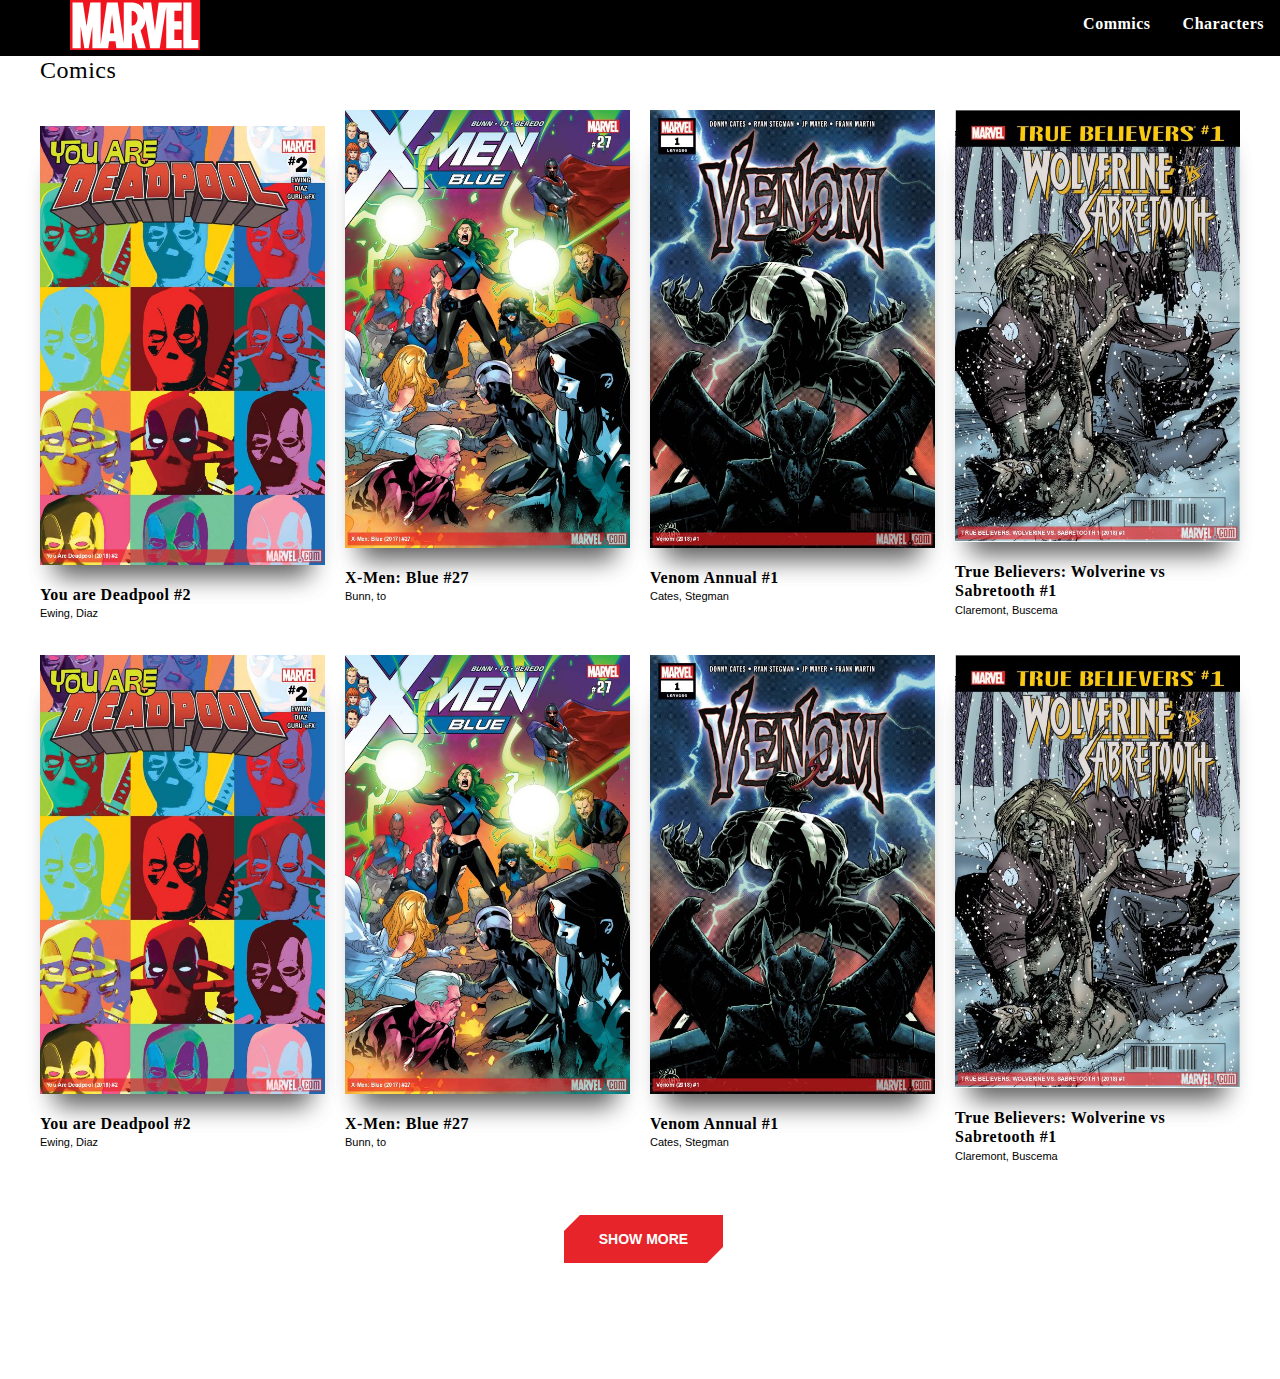
<file: index.html>
<!DOCTYPE html>
 <html><head><meta http-equiv="Content-Type" content="text/html; charset=UTF-8">
  <meta name="google-site-verification" content="f1YswNYUVb2d0dy07Y7soM6FzZ3rQ4xsfVV-11yCcQc">
  <meta name="MobileOptimized" content="320">
  <meta name="viewport" content="width=device-width, initial-scale=1, maximum-scale=1,user-scalable=no">
  <meta name="theme-color" content="#eb2328">
  <meta name="apple-mobile-web-app-capable" content="yes">
  <link rel="stylesheet" type="text/css" media="all" href="assest/89f814f9c1055587a2655f84c592e58d.css">
  <link rel="stylesheet" type="text/css" media="all" href="assest/39c4cd2a8dcedd27f1afd43581dc285d.css">
<script type="text/javascript" src="assest/1ff4f5abacd38fcd70b39843e3c4cc07.js"></script>
 <script type="text/javascript" src="assest/d055e856ac260e7df6f711787f05df3a.js"></script>
                <title>Developer Test</title>

<style>
ul {
  list-style-type: none;
  margin: 0;
  padding: 0;
  overflow: hidden;
  background-color: black;
}

li {
  float: left;
}

li a {
  display: block;
  color: white;
  text-align: center;
  padding: 14px 16px;
  text-decoration: none;
}

li a:hover {
  background-color: black;
}



.topnav-right {
  float: right;
}
</style>
</head>
<body>

<ul>

  <li>
  &nbsp;&nbsp;&nbsp;&nbsp;&nbsp;&nbsp;&nbsp;&nbsp;&nbsp;&nbsp;
  <img src="logo.svg" width="170" height="50" /></li>

  <div class="topnav-right">
<li><a href="#"><b>Commics </b></a></li>
<li><a href="#"><b>Characters</b> </a></li>
  </div>
</ul>
 
</head>

    <body id="comics-index" class="comics"><div id="overlayRelativer"><div class="_DPOP_mask"></div><div id="dPopWin_wrap" class="_DPOP_window_wrap bringDPopUpOut"><div id="dPopWin" class="_DPOP_window"></div></div></div>

<header>
 
  <section id="mobile-nav" class="mobile-nav" data-top-component="mobile-nav" data-page-position="nav"><div class="mobile-nav__container"><a class="mobile-nav__open" aria-label="open navigation" data-click-text="mobile menu" data-click-type="button" data-further-details="mobile menu:open"><span class="icon--svg icon--svg--white-fill mobile-nav__hamburger" aria-hidden="true"> 
</div>
</header>
<section class="module JMMultiRow moduColor_Light no-stripes" id="onsale">
 <div class="grid-container">
<h2>Comics</h2>
 <div>
  <div>
 <div></div>
</div>
 </div>
 
 <div class="JCMultiRow  JCMultiRow-comic_issue" id="" data-filter-content="browse">
<div class="row-item comic-item">
 </div>
     <div class="row-item comic-item">
                        
                            <div class="row-item-image">
                                <a href="deadpool.html" class="row-item-image-url"><!--
                                 --><!--
                                  --><div class="row-item-image-border"></div><!--
                                  --><img src="assest/70d66204dfc071a3c7b7129af4042e402c70e7e1.png"><!--
                             --></a>
                            </div>
                        
                            <div class="row-item-text">
                        
                        
                        
                        
                                <h5><a class="meta-title" href="deadpool.html">
                                            You are Deadpool #2 
                                </a></h5>
                                        <p class="meta-creators"><a href="deadpool.html">Ewing</a>, 
                                        <a href="deadpool.html">Diaz</a></p>
                            </div>
                        
                        </div>
                        <div class="row-item comic-item">
                        
                            <div class="row-item-image">
                                <a href="xmen.html" class="row-item-image-url"><!--
                                 --><!--
                                  --><div class="row-item-image-border"></div><!--
                                  --><img src="assest/9201d5cdcb9d6b64c20c4475e605da9d672ae61c.png"><!--
                             --></a>
                            </div>
                        
                            <div class="row-item-text">
                        
                        
                        
                        
                                <h5><a class="meta-title" href="xmen.html">
                                          X-Men: Blue #27 
                                </a></h5>
                                        <p class="meta-creators"><a href="xmen.html">Bunn</a>, 
                                        <a href="xmen.html">to</a></p>
                            </div>
                        
                        </div>
                        <div class="row-item comic-item">
                        
                            <div class="row-item-image">
                                <a href="venon.html" class="row-item-image-url"><!--
                                 --><!--
                                  --><div class="row-item-image-border"></div><!--
                                  --><img src="assest/28b1e7d0e90fb6d6ba7dadc40500940d01c9dca7.png"><!--
                             --></a>
                            </div>
                        
                            <div class="row-item-text">
                        
                        
                        
                        
                                <h5><a class="meta-title" href="venom.html">
                                            Venom Annual #1 
                                </a></h5>
                                        <p class="meta-creators"><a href="venon.html">Cates</a>,
                                         <a href="venon.html">Stegman</a></p>
                            </div>
                        
                        </div>
                        <div class="row-item comic-item">
                        
                            <div class="row-item-image">
                                <a href="wolverine.html" class="row-item-image-url"><!--
                                 --><!--
                                  --><div class="row-item-image-border"></div><!--
                                  --><img src="assest/19b67550bf51d71730c03a39c456ab28ea50cd82.png" alt="Ms. Marvel Team-Up #4 "><!--
                             --></a>
                            </div>
                        
                            <div class="row-item-text">
                        
                        
                        
                        
                                <h5><a class="meta-title" href="wolverine.html">
                                           True Believers: Wolverine vs Sabretooth #1
                                </a></h5>
                                        <p class="meta-creators"><a href="wolverine.html">Claremont</a>, <a href="wolverine.html">Buscema</a></p>
                            </div>
                        
                        </div>

                        <div class="row-item comic-item">
                        
                            <div class="row-item-image">
                                <a href="deadpool.html" class="row-item-image-url"><!--
                                 --><!--
                                  --><div class="row-item-image-border"></div><!--
                                  --><img src="assest/70d66204dfc071a3c7b7129af4042e402c70e7e1.png"><!--
                             --></a>
                            </div>
                        
                            <div class="row-item-text">
                        
                        
                        
                        
                                <h5><a class="meta-title" href="deadpool.html">
                                            You are Deadpool #2 
                                </a></h5>
                                        <p class="meta-creators"><a href="deadpool.html">Ewing</a>, 
                                        <a href="deadpool.html">Diaz</a></p>
                            </div>
                        
                        </div>
                        <div class="row-item comic-item">
                        
                            <div class="row-item-image">
                                <a href="xmen.html" class="row-item-image-url"><!--
                                 --><!--
                                  --><div class="row-item-image-border"></div><!--
                                  --><img src="assest/9201d5cdcb9d6b64c20c4475e605da9d672ae61c.png"><!--
                             --></a>
                            </div>
                        
                            <div class="row-item-text">
                        
                        
                        
                        
                                <h5><a class="meta-title" href="xmen.html">
                                          X-Men: Blue #27 
                                </a></h5>
                                        <p class="meta-creators"><a href="xmen.html">Bunn</a>, 
                                        <a href="xmen.html">to</a></p>
                            </div>
                        
                        </div>
                        <div class="row-item comic-item">
                        
                            <div class="row-item-image">
                                <a href="venon.html" class="row-item-image-url"><!--
                                 --><!--
                                  --><div class="row-item-image-border"></div><!--
                                  --><img src="assest/28b1e7d0e90fb6d6ba7dadc40500940d01c9dca7.png"><!--
                             --></a>
                            </div>
                        
                            <div class="row-item-text">
                        
                        
                        
                        
                                <h5><a class="meta-title" href="venom.html">
                                            Venom Annual #1 
                                </a></h5>
                                        <p class="meta-creators"><a href="venon.html">Cates</a>,
                                         <a href="venon.html">Stegman</a></p>
                            </div>
                        
                        </div>
                        <div class="row-item comic-item">
                        
                            <div class="row-item-image">
                                <a href="wolverine.html" class="row-item-image-url"><!--
                                 --><!--
                                  --><div class="row-item-image-border"></div><!--
                                  --><img src="assest/19b67550bf51d71730c03a39c456ab28ea50cd82.png" alt="Ms. Marvel Team-Up #4 "><!--
                             --></a>
                            </div>
                        
                            <div class="row-item-text">
                        
                        
                        
                        
                                <h5><a class="meta-title" href="wolverine.html">
                                           True Believers: Wolverine vs Sabretooth #1
                                </a></h5>
                                        <p class="meta-creators"><a href="wolverine.html">Claremont</a>, <a href="wolverine.html">Buscema</a></p>
                            </div>
                        
                        </div>


 
                      
                        </div>
                            </div>                           
                      <div class="JCFilter-showmore">
                          <div class="btn-Merger">
                            <a class="cta-btn cta-btn--solid cta-btn--red active" aria-current="true" data-browse-fetchmore="browse">
                              <div class="innerFill">Show More</div>
                            </a>
             
                        </div>
                                        
                        		</div>
                        </section>
                      
</body></html>
</file>
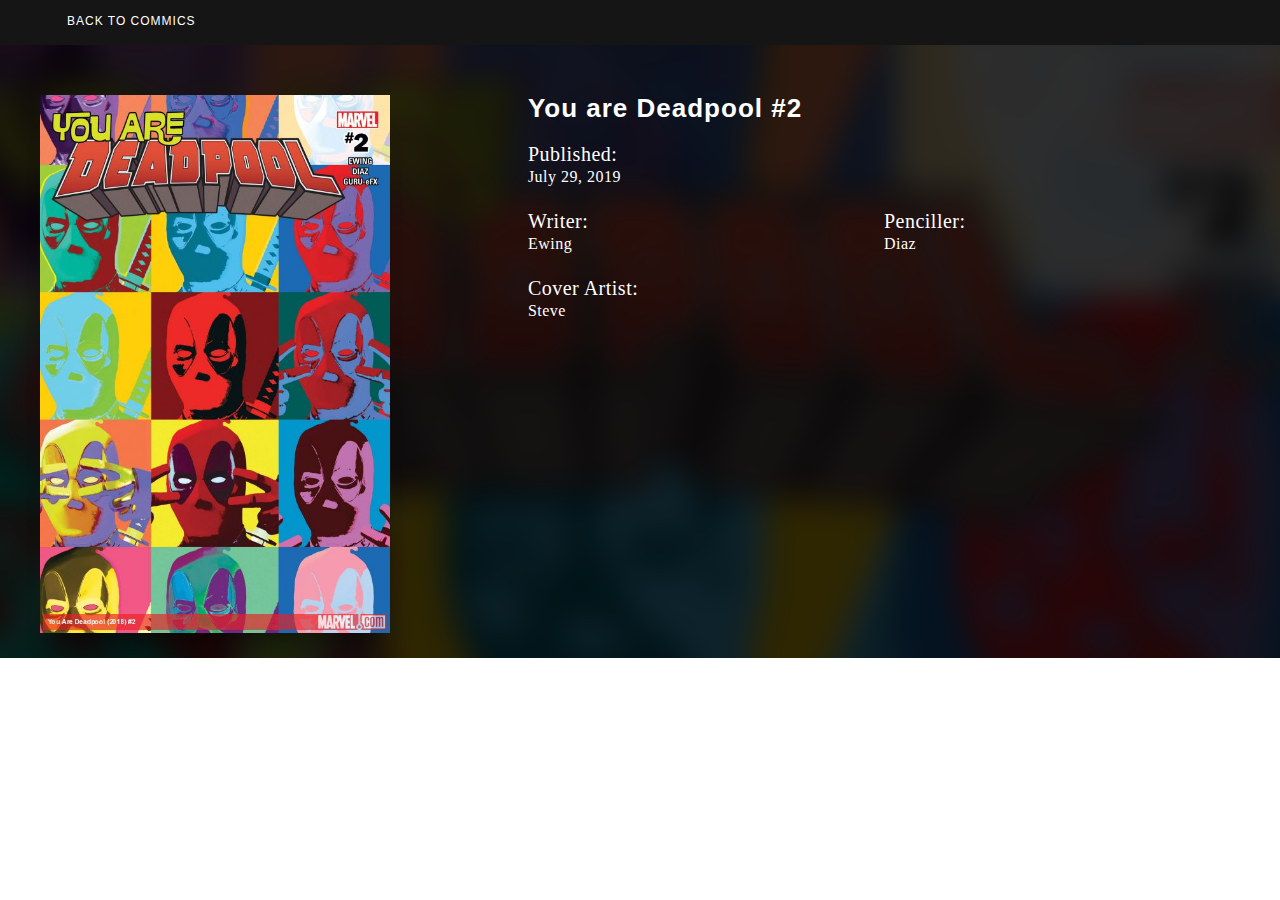
<file: deadpool.html>
<html>
<head>
<meta http-equiv="Content-Type" content="text/html; charset=UTF-8">
<meta name="MobileOptimized" content="320">
<meta name="viewport" content="width=device-width, initial-scale=1, maximum-scale=1,user-scalable=no">
<meta name="theme-color" content="#eb2328">
<meta name="apple-mobile-web-app-capable" content="yes">
<link rel="stylesheet" type="text/css" media="all" href="./assest/89f814f9c1055587a2655f84c592e58d.css">
<link rel="stylesheet" type="text/css" media="all" href="./assest/39c4cd2a8dcedd27f1afd43581dc285d.css">
<script type="text/javascript" src="./assest/1ff4f5abacd38fcd70b39843e3c4cc07.js"></script>
<script type="text/javascript" src="./assest/d055e856ac260e7df6f711787f05df3a.js"></script>
<title>Commics Details</title>
</head>
    <body id="comics-issuedetail" class="comics"><div id="overlayRelativer"><div class="_DPOP_mask"></div><div id="dPopWin_wrap" class="_DPOP_window_wrap bringDPopUpOut"><div id="dPopWin" class="_DPOP_window"></div></div></div>
<header>                         
</header>
 <section class="module module-detail module-issue-detail moduColor_Black JCFeatured">
                    	    <div class="detail-top-bar-wrap  detail-top-bar-relative" id="" style="">
                          <div class="detail-top-bar">
                            <div class="site-container">
                              
                                <a class="detail-top-bar-back detail-top-bar-lft" href="index.html"><i class="icon-backto"></i><span>Back to Commics</span></a>
                              <div class="detail-social detail-top-bar-rgt">
                                  <div class="iconSocial"><i class=""></i>
                                   
                              	</div>
                                  <div class="fb-like-container">
                                  	<div style="display: inline-block; height: auto;">
                                  	 </svg></span>
                              		    </a>
                                  	</div>
                                  </div>
                              </div>         
                                   <div class="detail-top-bar-nav">
                                    </div>    </div>
                          </div>
                        </div>        
                    	    <div class="popup-anchor" data-squeezed-wrap="variants" style="display: none;">
                        	<div id="squeezedPop_variants" class="detail-item-variants">
                        		<span data-squeezed-toggler="variants"><span class="icon-close"></span></span>
                    	<div class="detail-item-variant-list">
                             		<div class="variantsPopup">
                            			<div id="jsVariants"></div></div>
                            		</div>
                            	</div>
                            </div>
                            </div>          
                    	    <div class="detail-item-bg-wrap">
                          <div class="detail-item-bg">
                                <img src="assest/70d66204dfc071a3c7b7129af4042e402c70e7e1.png" width="633" height="537">
                        
                          </div>
                        </div>
                        
                        <div class="grid-container _forceRgtMar">
                           <div class="featured-item-info-wrap">
                            <div class="featured-item-info">
                                <div class="row-item comic-item">
                                  <div class="row-item-image">
                                    
                                    <div class="row-item-image-border"></div>
                                    
                        	<img class="frame-img" src="assest/70d66204dfc071a3c7b7129af4042e402c70e7e1.png" width="550" height="834">              
                              </div>
                                </div>
                        
                                <div class="featured-item-text">
                                  <h1 class="module-header large">  You are Deadpool #2 </h1>
                                  <div class="featured-item-meta">
                                    <div><strong>Published:</strong></div>
                                    <div>July 29, 2019</div>              
                                    <ul class="creatorList">
                                      <li>
                        <div><strong>Writer:</strong></div><div><a href="#">Ewing</a></div>
                        </li><li>
                        <div><strong>Penciller:</strong></div><div><a href="#">Diaz</a></div>
                        </li><li>
                        <div><strong>Cover Artist:</strong></div><div><a href="#">Steve </a></div>
                        </li>
                                    </ul>
                                  </div>
                        
                                    <div class="featured-item-desc">
                                  
                                    </div>       
                                </div>
                            </div> 
                          </div> 
                        </div>                                      	
                    <div class="purchasePathWidget"><div class="grid-container">
	<div class="purchase-paths">
				</div>
			</div>
		</div>
		<div class="purchase-left">
		</body></html>
</file>
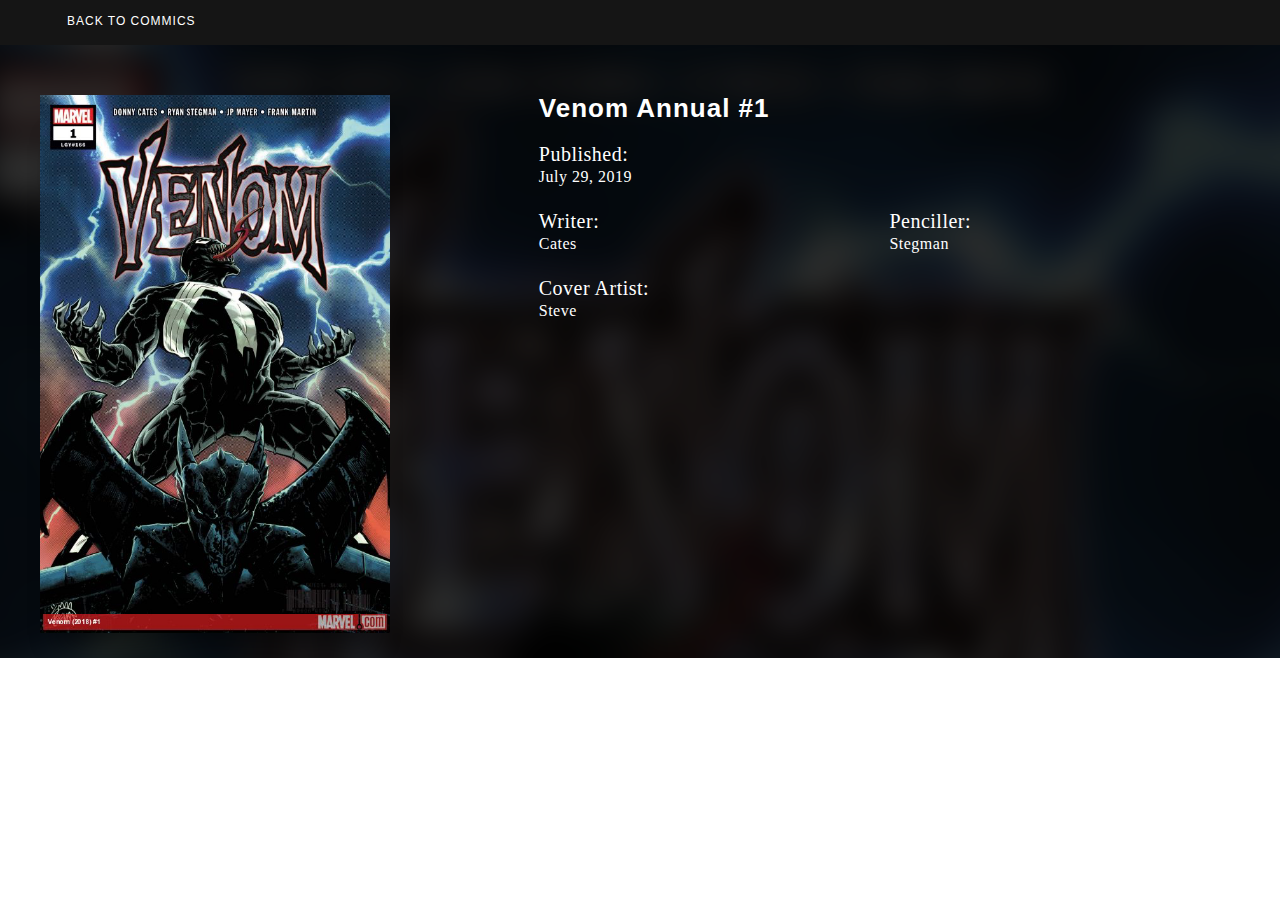
<file: venon.html>
<html>
<head>
<meta http-equiv="Content-Type" content="text/html; charset=UTF-8">
<meta name="MobileOptimized" content="320">
<meta name="viewport" content="width=device-width, initial-scale=1, maximum-scale=1,user-scalable=no">
<meta name="theme-color" content="#eb2328">
<meta name="apple-mobile-web-app-capable" content="yes">
<link rel="stylesheet" type="text/css" media="all" href="./assest/89f814f9c1055587a2655f84c592e58d.css">
<link rel="stylesheet" type="text/css" media="all" href="./assest/39c4cd2a8dcedd27f1afd43581dc285d.css">
<script type="text/javascript" src="./assest/1ff4f5abacd38fcd70b39843e3c4cc07.js"></script>
<script type="text/javascript" src="./assest/d055e856ac260e7df6f711787f05df3a.js"></script>
<title>Commics Details</title>
</head>
    <body id="comics-issuedetail" class="comics"><div id="overlayRelativer"><div class="_DPOP_mask"></div><div id="dPopWin_wrap" class="_DPOP_window_wrap bringDPopUpOut"><div id="dPopWin" class="_DPOP_window"></div></div></div>
<header>                         
</header>
 <section class="module module-detail module-issue-detail moduColor_Black JCFeatured">
                    	    <div class="detail-top-bar-wrap  detail-top-bar-relative" id="" style="">
                          <div class="detail-top-bar">
                            <div class="site-container">
                              
                                <a class="detail-top-bar-back detail-top-bar-lft" href="index.html"><i class="icon-backto"></i><span>Back to Commics</span></a>
                              <div class="detail-social detail-top-bar-rgt">
                                  <div class="iconSocial"><i class=""></i>
                                   
                              	</div>
                                  <div class="fb-like-container">
                                  	<div style="display: inline-block; height: auto;">
                                  	 </svg></span>
                              		    </a>
                                  	</div>
                                  </div>
                              </div>         
                                   <div class="detail-top-bar-nav">
                                    </div>    </div>
                          </div>
                        </div>        
                    	    <div class="popup-anchor" data-squeezed-wrap="variants" style="display: none;">
                        	<div id="squeezedPop_variants" class="detail-item-variants">
                        		<span data-squeezed-toggler="variants"><span class="icon-close"></span></span>
                    	<div class="detail-item-variant-list">
                             		<div class="variantsPopup">
                            			<div id="jsVariants"></div></div>
                            		</div>
                            	</div>
                            </div>
                            </div>          
                    	    <div class="detail-item-bg-wrap">
                          <div class="detail-item-bg">
                                <img src="assest/28b1e7d0e90fb6d6ba7dadc40500940d01c9dca7.png" width="633" height="537">
                        
                          </div>
                        </div>
                        
                        <div class="grid-container _forceRgtMar">
                           <div class="featured-item-info-wrap">
                            <div class="featured-item-info">
                                <div class="row-item comic-item">
                                  <div class="row-item-image">
                                    
                                    <div class="row-item-image-border"></div>
                                    
                        	<img class="frame-img" src="assest/28b1e7d0e90fb6d6ba7dadc40500940d01c9dca7.png" width="550" height="834">              
                              </div>
                                </div>
                        
                                <div class="featured-item-text">
                                  <h1 class="module-header large">  Venom Annual #1 </h1>
                                  <div class="featured-item-meta">
                                    <div><strong>Published:</strong></div>
                                    <div>July 29, 2019</div>              
                                    <ul class="creatorList">
                                      <li>
                        <div><strong>Writer:</strong></div><div><a href="#">Cates</a></div>
                        </li><li>
                        <div><strong>Penciller:</strong></div><div><a href="#">Stegman</a></div>
                        </li><li>
                        <div><strong>Cover Artist:</strong></div><div><a href="#">Steve </a></div>
                        </li>
                                    </ul>
                                  </div>
                        
                                    <div class="featured-item-desc">
                                  
                                    </div>       
                                </div>
                            </div> 
                          </div> 
                        </div>                                      	
                    <div class="purchasePathWidget"><div class="grid-container">
	<div class="purchase-paths">
				</div>
			</div>
		</div>
		<div class="purchase-left">
		</body></html>
</file>
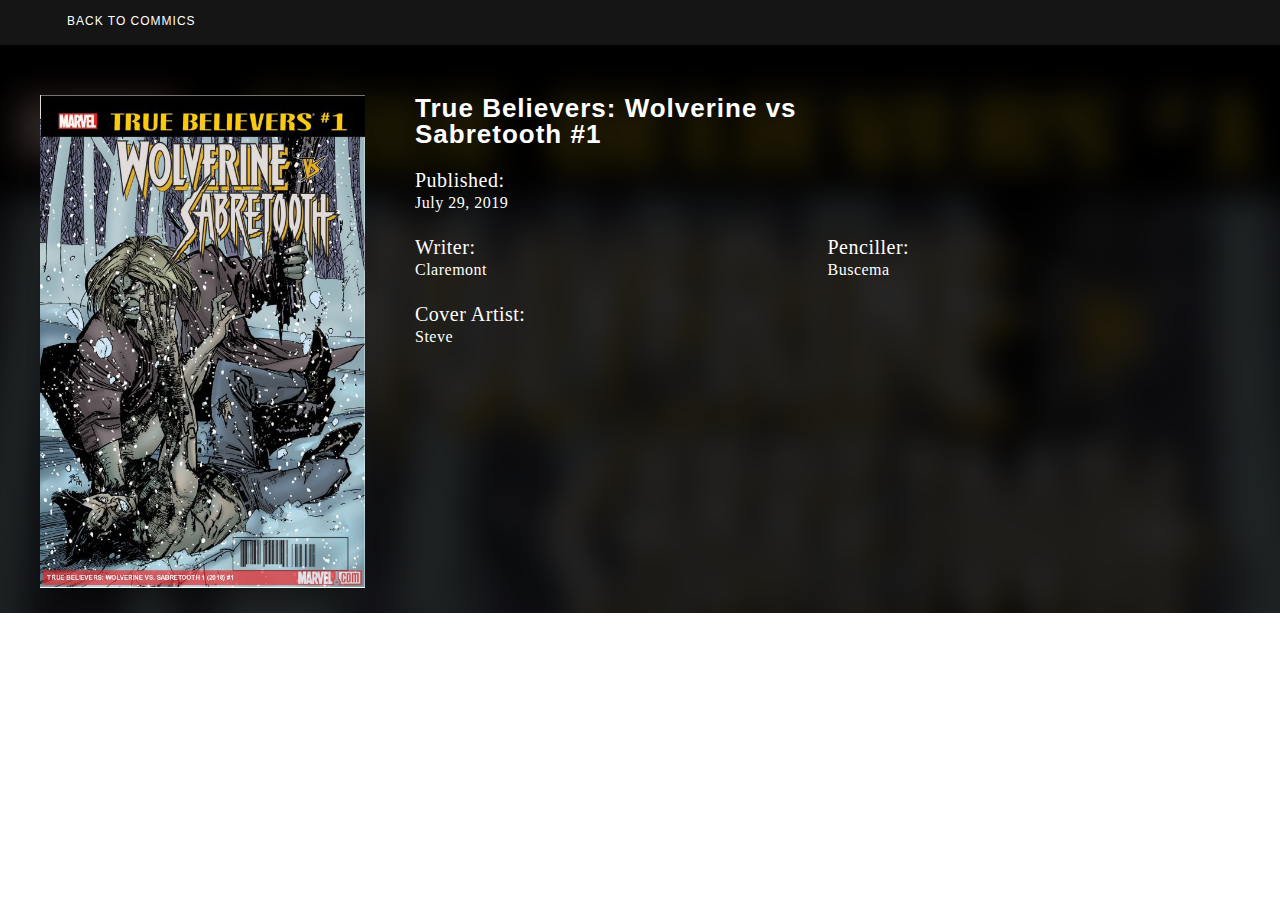
<file: wolverine.html>
<html>
<head>
<meta http-equiv="Content-Type" content="text/html; charset=UTF-8">
<meta name="MobileOptimized" content="320">
<meta name="viewport" content="width=device-width, initial-scale=1, maximum-scale=1,user-scalable=no">
<meta name="theme-color" content="#eb2328">
<meta name="apple-mobile-web-app-capable" content="yes">
<link rel="stylesheet" type="text/css" media="all" href="./assest/89f814f9c1055587a2655f84c592e58d.css">
<link rel="stylesheet" type="text/css" media="all" href="./assest/39c4cd2a8dcedd27f1afd43581dc285d.css">
<script type="text/javascript" src="./assest/1ff4f5abacd38fcd70b39843e3c4cc07.js"></script>
<script type="text/javascript" src="./assest/d055e856ac260e7df6f711787f05df3a.js"></script>
<title>Commics Details</title>
</head>
    <body id="comics-issuedetail" class="comics"><div id="overlayRelativer"><div class="_DPOP_mask"></div><div id="dPopWin_wrap" class="_DPOP_window_wrap bringDPopUpOut"><div id="dPopWin" class="_DPOP_window"></div></div></div>
<header>                         
</header>
 <section class="module module-detail module-issue-detail moduColor_Black JCFeatured">
                    	    <div class="detail-top-bar-wrap  detail-top-bar-relative" id="" style="">
                          <div class="detail-top-bar">
                            <div class="site-container">
                              
                                <a class="detail-top-bar-back detail-top-bar-lft" href="index.html"><i class="icon-backto"></i><span>Back to Commics</span></a>
                              <div class="detail-social detail-top-bar-rgt">
                                  <div class="iconSocial"><i class=""></i>
                                   
                              	</div>
                                  <div class="fb-like-container">
                                  	<div style="display: inline-block; height: auto;">
                                  	 </svg></span>
                              		    </a>
                                  	</div>
                                  </div>
                              </div>         
                                   <div class="detail-top-bar-nav">
                                    </div>    </div>
                          </div>
                        </div>        
                    	    <div class="popup-anchor" data-squeezed-wrap="variants" style="display: none;">
                        	<div id="squeezedPop_variants" class="detail-item-variants">
                        		<span data-squeezed-toggler="variants"><span class="icon-close"></span></span>
                    	<div class="detail-item-variant-list">
                             		<div class="variantsPopup">
                            			<div id="jsVariants"></div></div>
                            		</div>
                            	</div>
                            </div>
                            </div>          
                    	    <div class="detail-item-bg-wrap">
                          <div class="detail-item-bg">
                                <img src="assest/19b67550bf51d71730c03a39c456ab28ea50cd82.png" width="633" height="537">
                        
                          </div>
                        </div>
                        
                        <div class="grid-container _forceRgtMar">
                           <div class="featured-item-info-wrap">
                            <div class="featured-item-info">
                                <div class="row-item comic-item">
                                  <div class="row-item-image">
                                    
                                    <div class="row-item-image-border"></div>
                                    
                        	<img class="frame-img" src="assest/19b67550bf51d71730c03a39c456ab28ea50cd82.png" width="550" height="834">              
                              </div>
                                </div>
                        
                                <div class="featured-item-text">
                                  <h1 class="module-header large">    True Believers: Wolverine vs Sabretooth #1 </h1>
                                  <div class="featured-item-meta">
                                    <div><strong>Published:</strong></div>
                                    <div>July 29, 2019</div>              
                                    <ul class="creatorList">
                                      <li>
                        <div><strong>Writer:</strong></div><div><a href="#">Claremont</a></div>
                        </li><li>
                        <div><strong>Penciller:</strong></div><div><a href="#">Buscema</a></div>
                        </li><li>
                        <div><strong>Cover Artist:</strong></div><div><a href="#">Steve </a></div>
                        </li>
                                    </ul>
                                  </div>
                        
                                    <div class="featured-item-desc">
                                  
                                    </div>       
                                </div>
                            </div> 
                          </div> 
                        </div>                                      	
                    <div class="purchasePathWidget"><div class="grid-container">
	<div class="purchase-paths">
				</div>
			</div>
		</div>
		<div class="purchase-left">
		</body></html>
</file>
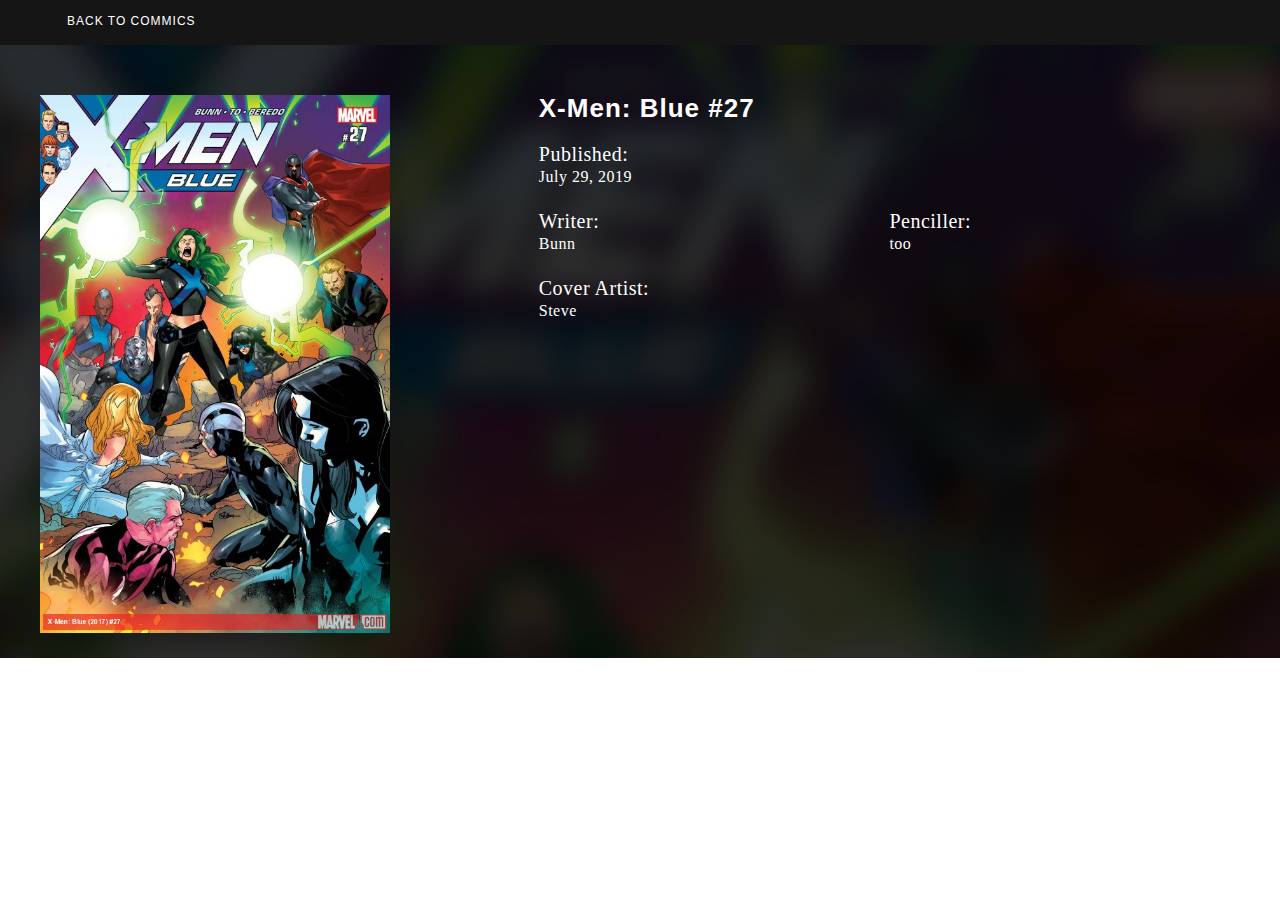
<file: xmen.html>
<html>
<head>
<meta http-equiv="Content-Type" content="text/html; charset=UTF-8">
<meta name="MobileOptimized" content="320">
<meta name="viewport" content="width=device-width, initial-scale=1, maximum-scale=1,user-scalable=no">
<meta name="theme-color" content="#eb2328">
<meta name="apple-mobile-web-app-capable" content="yes">
<link rel="stylesheet" type="text/css" media="all" href="./assest/89f814f9c1055587a2655f84c592e58d.css">
<link rel="stylesheet" type="text/css" media="all" href="./assest/39c4cd2a8dcedd27f1afd43581dc285d.css">
<script type="text/javascript" src="./assest/1ff4f5abacd38fcd70b39843e3c4cc07.js"></script>
<script type="text/javascript" src="./assest/d055e856ac260e7df6f711787f05df3a.js"></script>
<title>Commics Details</title>
</head>
    <body id="comics-issuedetail" class="comics"><div id="overlayRelativer"><div class="_DPOP_mask"></div><div id="dPopWin_wrap" class="_DPOP_window_wrap bringDPopUpOut"><div id="dPopWin" class="_DPOP_window"></div></div></div>
<header>                         
</header>
 <section class="module module-detail module-issue-detail moduColor_Black JCFeatured">
                    	    <div class="detail-top-bar-wrap  detail-top-bar-relative" id="" style="">
                          <div class="detail-top-bar">
                            <div class="site-container">
                              
                                <a class="detail-top-bar-back detail-top-bar-lft" href="index.html"><i class="icon-backto"></i><span>Back to Commics</span></a>
                              <div class="detail-social detail-top-bar-rgt">
                                  <div class="iconSocial"><i class=""></i>
                                   
                              	</div>
                                  <div class="fb-like-container">
                                  	<div style="display: inline-block; height: auto;">
                                  	 </svg></span>
                              		    </a>
                                  	</div>
                                  </div>
                              </div>         
                                   <div class="detail-top-bar-nav">
                                    </div>    </div>
                          </div>
                        </div>        
                    	    <div class="popup-anchor" data-squeezed-wrap="variants" style="display: none;">
                        	<div id="squeezedPop_variants" class="detail-item-variants">
                        		<span data-squeezed-toggler="variants"><span class="icon-close"></span></span>
                    	<div class="detail-item-variant-list">
                             		<div class="variantsPopup">
                            			<div id="jsVariants"></div></div>
                            		</div>
                            	</div>
                            </div>
                            </div>          
                    	    <div class="detail-item-bg-wrap">
                          <div class="detail-item-bg">
                                <img src="assest/9201d5cdcb9d6b64c20c4475e605da9d672ae61c.png" width="633" height="537">
                        
                          </div>
                        </div>
                        
                        <div class="grid-container _forceRgtMar">
                           <div class="featured-item-info-wrap">
                            <div class="featured-item-info">
                                <div class="row-item comic-item">
                                  <div class="row-item-image">
                                    
                                    <div class="row-item-image-border"></div>
                                    
                        	<img class="frame-img" src="assest/9201d5cdcb9d6b64c20c4475e605da9d672ae61c.png" width="550" height="834">              
                              </div>
                                </div>
                        
                                <div class="featured-item-text">
                                  <h1 class="module-header large">   X-Men: Blue #27 </h1>
                                  <div class="featured-item-meta">
                                    <div><strong>Published:</strong></div>
                                    <div>July 29, 2019</div>              
                                    <ul class="creatorList">
                                      <li>
                        <div><strong>Writer:</strong></div><div><a href="#">Bunn</a></div>
                        </li><li>
                        <div><strong>Penciller:</strong></div><div><a href="#">too</a></div>
                        </li><li>
                        <div><strong>Cover Artist:</strong></div><div><a href="#">Steve </a></div>
                        </li>
                                    </ul>
                                  </div>
                        
                                    <div class="featured-item-desc">
                                  
                                    </div>       
                                </div>
                            </div> 
                          </div> 
                        </div>                                      	
                    <div class="purchasePathWidget"><div class="grid-container">
	<div class="purchase-paths">
				</div>
			</div>
		</div>
		<div class="purchase-left">
		</body></html>
</file>
<file: assest/89f814f9c1055587a2655f84c592e58d.css>
@charset "UTF-8";@import url("//fast.fonts.net/t/1.css?apiType=css&projectid=3c1e2155-8be8-4ccd-826a-038be1d0e430");ul.block,.block2,ul.block li,.block2 li{display:block}ul.block:after,.block2:after,ul.block li:after,.block2 li:after{content:'';display:table;clear:both;*zoom:1}.filterActiveSet .filterActive{display:inline-block;padding:6px 8px;color:white;background:#313131;font-family:sans-serif;font-weight:bold;text-transform:uppercase;margin-right:4px;margin-bottom:7px;cursor:pointer;font-size:13px;word-wrap:break-word;white-space:nowrap;text-decoration:none}.filterActiveSet .filterActive:hover{background:#545454}/*! normalize.css v2.1.1 | MIT License | git.io/normalize */article,aside,details,figcaption,figure,footer,header,hgroup,main,nav,section,summary{display:block}audio,canvas,video{display:inline-block}audio:not([controls]){display:none;height:0}html{background:#fff;color:#000;font-family:sans-serif;-ms-text-size-adjust:100%;-webkit-text-size-adjust:100%}body{margin:0}a:focus{outline:thin dotted}a:active,a:hover{outline:0}h1,h2,h3,h4,h5,h6{margin:0}abbr[title]{border-bottom:1px dotted}b,strong{font-weight:bold}dfn{font-style:italic}hr{-moz-box-sizing:content-box;box-sizing:content-box;height:0}mark{background:#ff0;color:#000}code,kbd,pre,samp{font-family:monospace,serif;font-size:1em}pre{white-space:pre-wrap}q{quotes:"\201C" "\201D" "\2018" "\2019"}small{font-size:80%}sub,sup{font-size:75%;line-height:0;position:relative;vertical-align:baseline}sup{top:-0.5em}sub{bottom:-0.25em}img{border:0}svg:not(:root){overflow:hidden}figure{margin:0}fieldset{border:1px solid silver;margin:0 2px;padding:.35em .625em .75em}legend{border:0;padding:0}button,input,select,textarea{font-family:inherit;font-size:100%;margin:0}button,input{line-height:normal}button,select{text-transform:none}button,html input[type="button"],input[type="reset"],input[type="submit"]{-webkit-appearance:button;cursor:pointer}button[disabled],html input[disabled]{cursor:default}input[type="checkbox"],input[type="radio"]{box-sizing:border-box;padding:0}input[type="search"]{-webkit-appearance:textfield;-moz-box-sizing:content-box;-webkit-box-sizing:content-box;box-sizing:content-box}input[type="search"]::-webkit-search-cancel-button,input[type="search"]::-webkit-search-decoration{-webkit-appearance:none}button::-moz-focus-inner,input::-moz-focus-inner{border:0;padding:0}textarea{overflow:auto;vertical-align:top}input[type=password]{font-family:arial !important}table{border-collapse:collapse;border-spacing:0}ul,ul li,dd,dl,dt{margin:0;padding:0}dd,dl,dt{display:block}ul.block li{float:left}.lt-ie9 ._mediaOvLg-block{display:block !important}.lt-ie9 ._mediaOvSm-block{display:block !important}._mediaSm-block,._mediaMd-block,._mediaLg-block,._mediaToSm-block,._mediaToMd-block,._mediaToLg-block,._mediaOvSm-block,._mediaOvMd-block,._mediaOvLg-block,._mediaSm-inblock,._mediaMd-inblock,._mediaLg-inblock,._mediaToSm-inblock,._mediaToMd-inblock,._mediaToLg-inblock,._mediaOvSm-inblock,._mediaOvMd-inblock,._mediaOvLg-inblock{display:none !important}@media only screen and (min-width:0) and (max-width:569px){.responsive ._mediaSm-block,.responsive ._mediaToSm-block{display:block !important}.responsive ._mediaSm-inblock,.responsive ._mediaToSm-inblock{display:inline-block !important}}@media only screen and (min-width:570px) and (max-width:799px){.responsive ._mediaMd-block{display:block !important}.responsive ._mediaMd-inblock{display:inline-block !important}}@media only screen and (min-width:800px) and (max-width:939px){.responsive ._mediaLg-block{display:block !important}.responsive ._mediaLg-inblock{display:inline-block !important}}@media only screen and (min-width:0) and (max-width:799px){.responsive ._mediaToMd-block{display:block !important}.responsive ._mediaToMd-inblock{display:inline-block !important}}@media only screen and (min-width:0) and (max-width:939px){.responsive ._mediaToLg-block{display:block !important}.responsive ._mediaToLg-inblock{display:inline-block !important}}.notresponsive ._mediaOvSm-block{display:block !important}.notresponsive ._mediaOvSm-inblock{display:inline-block !important}@media only screen and (min-width:570px){html ._mediaOvSm-block{display:block !important}html ._mediaOvSm-inblock{display:inline-block !important}}.notresponsive ._mediaOvMd-block{display:block !important}.notresponsive ._mediaOvMd-inblock{display:inline-block !important}@media only screen and (min-width:800px){html ._mediaOvMd-block{display:block !important}html ._mediaOvMd-inblock{display:inline-block !important}}.notresponsive ._mediaOvLg-block{display:block !important}.notresponsive ._mediaOvLg-inblock{display:inline-block !important}@media only screen and (min-width:940px){html ._mediaOvLg-block{display:block !important}html ._mediaOvLg-inblock{display:inline-block !important}}::-webkit-input-placeholder{color:#555;line-height:1.2em}:-moz-placeholder{color:#555;line-height:1.2em}::-moz-placeholder{color:#555}:-ms-input-placeholder{color:#555;line-height:1.2em}.hidden{display:none}.heightAuto{height:auto !important}.float-left{float:left}.float-right{float:right}.center{margin-left:auto;margin-right:auto}.text-left{text-align:left}.text-right{text-align:right}.text-center{text-align:center}.clearfix:after{content:'';display:table;clear:both;*zoom:1}ul.horizontal:after{content:'';display:table;clear:both;*zoom:1}ul.horizontal li{float:left;list-style-type:none}.no-select-highlight *::selection{background:transparent}.no-select-highlight *::-moz-selection{background:transparent}.ellipsis:after{content:'...'}html.responsive{min-width:0}.site-container,.grid-container{margin:0 auto;position:relative}.site-container{max-width:940px}.grid-container{max-width:800px}.grid_940 .grid-container{max-width:940px}.outergrid-container{font-size:100%;max-width:1250px;margin:0 auto;position:relative}.ir{background-color:transparent;border:0;overflow:hidden}.ir:before{content:"";display:block;width:0;height:150%}.gradient{filter:none}@media only screen and (min-width:0) and (max-width:999px){.responsive.grid_940.device_NOT_HASTOUCH .site-container,.responsive.grid_940.device_NOT_HASTOUCH .grid-container{margin-right:30px}.responsive.grid_940 .site-container,.responsive.grid_940 .grid-container{margin-left:30px}.responsive.grid_940 .site-container .row.itemRowModu4,.responsive.grid_940 .site-container .row.itemRowModu3,.responsive.grid_940 .site-container .row.items43,.responsive.grid_940 .grid-container .row.itemRowModu4,.responsive.grid_940 .grid-container .row.itemRowModu3,.responsive.grid_940 .grid-container .row.items43{margin-right:0 !important}.responsive.grid_940 .site-container .grid-container{margin-left:0}.responsive.grid_940 .JCVideoDetail{margin-left:0 !important;margin-right:0 !important}}@media only screen and (min-width:0) and (max-width:859px){.responsive.grid_800.device_NOT_HASTOUCH .site-container,.responsive.grid_800.device_NOT_HASTOUCH .grid-container{margin-right:20px}.responsive.grid_800 .site-container,.responsive.grid_800 .grid-container{margin-left:20px}.responsive.grid_800 .site-container .row.itemRowModu4,.responsive.grid_800 .site-container .row.itemRowModu3,.responsive.grid_800 .site-container .row.items43,.responsive.grid_800 .grid-container .row.itemRowModu4,.responsive.grid_800 .grid-container .row.itemRowModu3,.responsive.grid_800 .grid-container .row.items43{margin-right:0 !important}.responsive.grid_800 .site-container .grid-container{margin-left:0}}@media only screen and (min-width:0) and (max-width:569px){.responsive ._forceRgtMar{margin-right:30px !important}}@media only screen and (min-width:570px) and (max-width:939px){.responsive ._forceRgtMar{margin-right:20px !important}}@media only screen and (min-width:0) and (max-width:569px){.responsive.grid_940.device_NOT_HASTOUCH .site-container,.responsive.grid_940.device_NOT_HASTOUCH .grid-container,.responsive.grid_940 ._forceRgtMar{margin-right:30px !important}.responsive.grid_940 .site-container,.responsive.grid_940 .grid-container{margin-left:30px}}.FlexGrid{margin:35px 0 0 0;width:100%}.FlexGrid .FlexGrid-cell{padding:0 30px 35px 0;float:none;display:table-cell;vertical-align:top}@media only screen and (min-width:0) and (max-width:569px){.responsive .FlexGrid .FlexGrid-cell{padding-right:18px}}.FlexGrid .FlexGrid-reflowNever{display:table-cell !important}.notresponsive .FlexGrid{display:table}.notresponsive .FlexGrid .FlexGrid-row{display:table-row}@media only screen and (min-width:940px){html .FlexGrid{display:table}html .FlexGrid .FlexGrid-row{display:table-row}}@media only screen and (min-width:0) and (max-width:569px){.responsive .FlexGrid .FlexGrid-cell{display:block}}@media only screen and (min-width:0) and (max-width:799px){.responsive .FlexGrid{margin-bottom:0}.responsive .FlexGrid .FlexGrid-reflow{display:block}}@media only screen and (min-width:0) and (max-width:939px){.responsive .FlexGrid .FlexGrid-reflowSoon{display:block}}.FlexGrid .ad.float-right,.FlexGrid .ad-container-smart.float-right{margin:20px -30px 10px 10px;margin-right:0 !important}.sub-header+.FlexGrid{margin-top:20px}@font-face{font-family:'Marvelicons';src:url("https://i.annihil.us/u/prod/marvel/s/font/Marvelicons10302013.eot?iefix") format("embedded-opentype")}@font-face{font-family:'Marvelicons';src:url([data-uri]) format("woff"),url([data-uri]) format("truetype");font-weight:normal;font-style:normal}[data-icon]:before{font-family:'Marvelicons';content:attr(data-icon);speak:none;font-weight:normal;font-variant:normal;text-transform:none;line-height:1;-webkit-font-smoothing:antialiased}.icon-appaccess,.icon-arrow-down,.icon-arrow-left,.icon-arrow-right,.icon-arrow-up,.icon-backto,.icon-bestvalue,.icon-calendar,.icon-checkmark,.icon-close,.icon-comments,.icon-dropdown-arrow,.icon-email-inverted,.icon-email,.icon-exclamation,.icon-facebook,.icon-fullscreen,.icon-google,.icon-google-plus,.icon-googleplus,.icon-mediatype-newsstory,.icon-mediatype-photo,.icon-mediatype-podcast,.icon-mediatype-video,.icon-mediatype-wallpaper,.icon-membercard,.icon-menu,.icon-newstower,.icon-pinterest,.icon-plus,.icon-pricetag,.icon-questionmark,.icon-save10,.icon-save15,.icon-save40,.icon-save42,.icon-search,.icon-share,.icon-shoppingcart,.icon-tumblr,.icon-twitter,.icon-twitter2,.icon-ultron,.icon-user,.icon-welcomekit,.icon-yahoo,.icon-youtube,.icon-account,.icon-rocket,.icon-comic,.icon-listicle-icon{font-family:'Marvelicons';speak:none;font-style:normal;font-weight:normal;font-variant:normal;text-transform:none;line-height:1;-webkit-font-smoothing:antialiased}.icon-rocket:before{content:"\52"}.icon-comic:before{content:"\5e"}.icon-account:before{content:"\4e"}.icon-appaccess:before{content:"\35"}.icon-arrow-down:before{content:"\4d"}.icon-arrow-left:before{content:"\26"}.icon-arrow-right:before{content:"\25"}.icon-arrow-up:before{content:"\4c"}.icon-backto:before{content:"\2d"}.icon-bestvalue:before{content:"\36"}.icon-calendar:before{content:"\37"}.icon-checkmark:before{content:"\38"}.icon-close:before{content:"\24"}.icon-comments:before{content:"\2c"}.icon-dropdown-arrow:before{content:"\49"}.icon-email:before{content:"\4b"}.icon-exclamation:before{content:"\2f"}.icon-facebook:before{content:"\34";color:#3c5a99;background-color:#FFF}.icon-fullscreen:before{content:"\4a"}.icon-google:before{content:"\2a";color:#cc3732;background-color:#FFF}.icon-google-plus:before{content:"\2a";color:#cc3732;background-color:#FFF}.icon-googleplus:before{content:"\2a";color:#cc3732;background-color:#FFF}.icon-mediatype-newsstory:before{content:"\41"}.icon-mediatype-photo:before{content:"\42"}.icon-mediatype-podcast:before{content:"\43"}.icon-mediatype-video:before{content:"\44"}.icon-mediatype-wallpaper:before{content:"\45"}.icon-membercard:before{content:"\39"}.icon-menu:before{content:"\21"}.icon-newstower:before{content:"\3a"}.icon-pinterest:before{content:"\32";color:#FFF;background-color:#cb2128}.icon-plus:before{content:"\46"}.icon-membercard-2:before{content:"\47"}.icon-pricetag:before{content:"\3b"}.icon-questionmark:before{content:"\30"}.icon-save10:before{content:"\3c"}.icon-save15:before{content:"\3d"}.icon-save40:before{content:"\3e"}.icon-save42:before{content:"\48"}.icon-search:before{content:"\23"}.icon-share:before{content:"\2b"}.icon-shoppingcart:before{content:"\31"}.icon-tumblr:before{content:"\27";color:#45546b;background-color:#FFF}.icon-twitter:before{content:"\28";color:#2ca9e1;background-color:#FFF}.icon-twitter2:before{content:"\2e";color:#FFF;background-color:#2ca9e1}.icon-ultron:before{content:"\3f"}.icon-user:before{content:"\4e"}.icon-welcomekit:before{content:"\40"}.icon-yahoo:before{content:"\29";color:#8b2b8e;background-color:#FFF}.icon-youtube:before{content:"\33";color:#FFF;background-color:#000}.icon-email-inverted:before{content:"\4f";color:#000;background-color:#FFF}.icon-listicle-icon:before{content:"\50"}@font-face{font-family:'MarvelLogo';src:url("https://i.annihil.us/u/prod/marvel/s/font/MarvelLogo.eot?iefix") format("embedded-opentype")}@font-face{font-family:'MarvelLogo';src:url([data-uri]) format("woff"),url([data-uri]) format("truetype");font-weight:normal;font-style:normal}[data-icon]:before{font-family:'MarvelLogo';content:attr(data-icon);speak:none;font-weight:normal;font-variant:normal;text-transform:none;line-height:1;-webkit-font-smoothing:antialiased}.icon-marvel-logo{font-family:'MarvelLogo';speak:none;font-style:normal;font-weight:normal;font-variant:normal;text-transform:none;line-height:1;-webkit-font-smoothing:antialiased;color:white;background-color:#eb2328}.icon-marvel-logo:before{content:"\e000"}@font-face{font-family:'newicons';src:url("//i.annihil.us/u/prod/marvel/mu/fonts/newicons.eot?-26b35e");src:url("//i.annihil.us/u/prod/marvel/mu/fonts/newicons.eot?#iefix-26b35e") format("embedded-opentype"),url("//i.annihil.us/u/prod/marvel/mu/fonts/newicons.ttf?-26b35e") format("truetype"),url("//i.annihil.us/u/prod/marvel/mu/fonts/newicons.woff?-26b35e") format("woff"),url("//i.annihil.us/u/prod/marvel/mu/fonts/newicons.svg?-26b35e#newicons") format("svg");font-weight:normal;font-style:normal}[class^="newicon-"],[class*=" newicon-"]{font-family:'newicons';speak:none;font-style:normal;font-weight:normal;font-variant:normal;text-transform:none;line-height:1;-webkit-font-smoothing:antialiased;-moz-osx-font-smoothing:grayscale}.newicon-pin:before{content:"\e600"}h1,h2,h3,h4,h5,h6{font-weight:normal;line-height:1.2em}strong,b{font-weight:normal}a{text-decoration:none;color:#000}a:hover{text-decoration:none;color:#eb2328}a.secondary{color:#eb2328}a.secondary:hover{text-decoration:underline}.primary{color:#000;line-height:1em}.primary.inverted{color:#fff}.primary:after{content:"\a0\00bb";color:#eb2328;font-size:19px;font-weight:bold;display:inline-block}a .primary:hover{text-decoration:underline}.lnkMDCU:before{content:url("[data-uri]");margin-right:5px;display:inline-block;vertical-align:bottom;margin-bottom:-4px}.noResultsTxt{font-size:20px;font-weight:600;color:#eb2328;text-transform:uppercase}.see-all{font-size:16px;text-transform:none;text-indent:0;color:inherit}.see-all:after{content:" »";font-size:18px;display:inline-block;color:#eb2328}.see-all:hover{text-decoration:underline}.sprite-icon.social{display:inline-block;background-image:url([data-uri]);width:50px;height:50px;background-size:417.5px 50px;-webkit-background-size:417.5px 50px;-moz-background-size:417.5px 50px;cursor:pointer}.sprite-icon.social.facebook{background-position:0 0}.sprite-icon.social.google-plus{background-position:-52.5px 0}.sprite-icon.social.twitter{background-position:-105px 0}.sprite-icon.social.tumblr{background-position:-157.5px 0}.sprite-icon.social.youtube{background-position:-210px 0}.sprite-icon.social.pinterest{background-position:-262.5px 0}.sprite-icon.social.email{background-position:-315px 0}.sprite-icon.social.yahoo{background-position:-367.5px 0}.sprite-icon.social.small{width:30px;height:30px;background-size:250.5px 30px;-webkit-background-size:250.5px 30px;-moz-background-size:250.5px 30px}.sprite-icon.social.small.google-plus{background-position:-31.5px 0}.sprite-icon.social.small.twitter{background-position:-63px 0}.sprite-icon.social.small.tumblr{background-position:-94.5px 0}.sprite-icon.social.small.youtube{background-position:-126px 0}.sprite-icon.social.small.pinterest{background-position:-157.5px 0}.sprite-icon.social.small.email{background-position:-189px 0}.sprite-icon.social.small.yahoo{background-position:-220.5px 0}.module.moduColor_LightGrey,.module-group.moduColor_LightGrey{background:#e5e5e5}.module.moduColor_Light,.module-group.moduColor_Light{background-color:#fff}.module.moduColor_Dark,.module-group.moduColor_Dark{background-color:#212121}.module.moduColor_Alt,.module-group.moduColor_Alt{background-color:#3e0000}.module.moduColor_Black,.module-group.moduColor_Black{background-color:#000}.module{margin:0;padding:0;color:#000;position:relative;overflow:visible}.module:after{content:'';display:table;clear:both;*zoom:1}.module.moduColor_Dark,.module.moduColor_Alt,.module.moduColor_Black{color:#fff}.device_NOT_HASTOUCH .module.moduColor_Dark .pwrSldr_btn,.device_NOT_HASTOUCH .module.moduColor_Alt .pwrSldr_btn,.device_NOT_HASTOUCH .module.moduColor_Black .pwrSldr_btn{background:0}.device_NOT_HASTOUCH .module.moduColor_Dark .pwrSldr_btn:hover,.device_NOT_HASTOUCH .module.moduColor_Alt .pwrSldr_btn:hover,.device_NOT_HASTOUCH .module.moduColor_Black .pwrSldr_btn:hover{background-color:white}.device_NOT_HASTOUCH .module.moduColor_Dark .pwrSldr_btn:hover span,.device_NOT_HASTOUCH .module.moduColor_Alt .pwrSldr_btn:hover span,.device_NOT_HASTOUCH .module.moduColor_Black .pwrSldr_btn:hover span{color:black}.device_NOT_HASTOUCH .module.moduColor_Dark .row-item-image .row-item-image-border,.device_NOT_HASTOUCH .module.moduColor_Alt .row-item-image .row-item-image-border,.device_NOT_HASTOUCH .module.moduColor_Black .row-item-image .row-item-image-border{border-color:#353535}.device_NOT_HASTOUCH .module.moduColor_Dark .row-item-image a:hover .row-item-image-border,.device_NOT_HASTOUCH .module.moduColor_Alt .row-item-image a:hover .row-item-image-border,.device_NOT_HASTOUCH .module.moduColor_Black .row-item-image a:hover .row-item-image-border{border:6px solid #fff}.device_HASTOUCH .module.moduColor_Dark .row-item img,.device_HASTOUCH .module.moduColor_Alt .row-item img,.device_HASTOUCH .module.moduColor_Black .row-item img{border:1px solid #353535}.device_NOT_HASTOUCH .module.moduColor_Alt .row-item .row-item-image .row-item-image-border{border-color:#711c1c}.device_HASTOUCH .module.moduColor_Alt img{border-color:#711c1c}.module-group .module:last-child:before{display:none}.module-group .module:first-child:before{display:block}.row{padding:0 0 20px}.row:after{content:'';display:table;clear:both;*zoom:1}.row .row-item{display:inline-block;-webkit-box-sizing:border-box;-moz-box-sizing:border-box;box-sizing:border-box;vertical-align:top;margin-bottom:32px}.row.itemRowModu4{margin-left:-13px;margin-right:-23px}.row.itemRowModu4 .row-item{width:100%;margin-right:13px;margin-left:13px}@media only screen and (min-width:0) and (max-width:569px){.responsive .row.itemRowModu4 .row-item{margin-right:5px}}.row.itemRowModu4.row-item-circles{margin-left:-13px;margin-right:-23px}.row.itemRowModu4.row-item-circles .row-item{width:100%;margin-right:13px;margin-left:13px}.row.itemRowModu4.row-item-circles .row-item{max-width:183px;padding-right:0}.row.itemRowModu4.row-item-squares{margin-left:-9px;margin-right:-19px}.row.itemRowModu4.row-item-squares .row-item{width:100%;margin-right:9px;margin-left:9px}.row.itemModu-portraitIncredible{margin-left:-8px;margin-right:-18px}.row.itemModu-portraitIncredible .row-item{width:100%;margin-right:8px;margin-left:8px}.row.itemRowModu3{margin-left:-8px;margin-right:-18px}.row.itemRowModu3 .row-item{width:100%;margin-right:8px;margin-left:8px}.row.itemRowModuSpotlight{margin-left:6px;margin-right:-4px}.row.itemRowModuSpotlight .row-item{width:100%;margin-right:-6px;margin-left:-6px}.row.itemRowModuSpotlight .row-item{width:49%;margin:30px 0}.row.itemRowModuSpotlight .comic-item,.row.itemRowModuSpotlight .comic_issue-item{max-width:100%}.row.itemRowModuSpotlight .row-item-text{width:165px}.row.itemRowModuSpotlight .row-item-text h5{margin-bottom:2px}.row.itemRowModuSpotlight .row-item-spotlight{float:left}.row-item{font-size:13px}.row-item-centered .row-item{text-align:center}.row-item .row-item-text{margin-top:18px}.row-item-circles .row-item{padding-right:0}.row-item-circles .row-item .row-item-image img,.row-item-circles .row-item .row-item-image .row-item-image-url,.row-item-circles .row-item .row-item-image .row-item-image-border{border-radius:100px;overflow:hidden}.row-item-circles .row-item .row-item-image .row-item-image-url:before{content:none}.row-item-circles .row-item a:hover .row-item-image-border{border-width:5px}.row-item i.badge-mu{position:absolute;bottom:0;right:0;z-index:3;width:41px;height:35px;background:#000 url([data-uri]) no-repeat top}.row-item a:hover i.badge-mu{background-position:0 -35px}.row-item h5{font-weight:bold;font-size:16px;margin:19px 0 4px}.row-item p{font-size:14px;margin:0}.row-item p.small{font-size:12px}.row-item a:hover{text-decoration:underline;color:inherit}.row-item img{width:100%;height:auto;position:relative;display:block}.row-item .row-item-image{position:relative;clear:both;margin-bottom:5px}.device_NOT_HASTOUCH .row-item .row-item-image{position:relative}.device_NOT_HASTOUCH .row-item .row-item-image-border{position:absolute;width:100%;height:100%;bottom:0;left:0;-webkit-box-sizing:border-box;-moz-box-sizing:border-box;box-sizing:border-box;border:1px solid #000;-webkit-transition:border .2s linear;transition:border .2s linear;z-index:1}.device_NOT_HASTOUCH .row-item .row-item-image-url{display:block;position:relative}.device_NOT_HASTOUCH .row-item a.row-item-image-url:hover .row-item-image-border{border-width:6px}.device_HASTOUCH .row-item .row-item-image-url{display:block;border:1px solid #000}.device_HASTOUCH .row-item .row-item-image-border{display:none}.hide-media-item-group .row-item-text .media-item-group:first-child{display:none}.row-item-text .media-item-group:first-child,.row-item-text .media-item-date{font-size:13px;display:inline-block;text-transform:capitalize}.row-item-text .media-item-group:first-child:after,.row-item-text .media-item-date:after{content:'';display:table;clear:both;*zoom:1}.row-item-text .media-item-group,.row-item-text a.media-item-group{display:none;text-transform:uppercase;color:#eb2328;font-weight:bold;margin-right:.5em}.row-item-text .media-item-date{color:#858585}.row-item-text h5{font-size:16px;margin:.3em 0 .2em}.row-item-text .media-item-meta{font-size:14px;font-weight:bold;color:#858585;text-transform:capitalize}.JCFilter-showmore{position:relative;text-align:center;width:100%;margin:30px auto}.JCFilter-showmore *{margin:0 auto}.JCFilter-showmore.disabled{visibility:hidden}#overlayRelativer{position:absolute;text-align:center}._DPOP_mask{position:fixed}#overlayRelativer,._DPOP_mask{top:0;left:0;width:100%;z-index:999999999}._DPOP_mask{background-color:rgba(0,0,0,0.8);height:100%}#overlayRelativer{overflow:visible}._DPOP_window{margin:0 auto;-moz-box-sizing:border-box;-webkit-box-sizing:border-box;box-sizing:border-box;position:absolute;left:0;right:0;top:40px;position:relative}#overlayRelativer{height:0}._DPOP_window{display:block;-webkit-backface-visibility:hidden;box-shadow:0 0 11px #000;text-align:left}._DPOP_mask{display:none}._DPOP_hasMask{height:100%}._DPOP_hasMask._DPOP_mask{display:block}.dPop_isFixed{width:100%;position:fixed}.bringDPopUpIn ._DPOP_window{display:block}.bringDPopUpOut ._DPOP_window{display:none}.dPopClose{min-width:20px;min-height:20px;position:absolute;right:0;top:-19px;background:#2b2b2b;text-align:center;line-height:1em}.dPopClose .icon-close:after{content:'x'}._DPOP_window{background:#2b2b2b;color:#fff}._DPOP_window .dPopClose .icon-close{color:#fff;font-size:26px;font-weight:bold;display:inline}._DPOP_mask{background-repeat:repeat;background-color:rgba(0,0,0,0.8)}.dPopClose{width:auto;height:auto;position:absolute;right:0;top:-19px;background:#eb2328}.dPopClose .icon-close{color:#fff;font-size:26px;font-weight:bold;display:inline}.dPopClose .icon-close:after{content:none;display:none}._DPOP_window{background:#2b2b2b;color:#fff}._DPOP_window:before{content:'';width:100%;background-color:#eb2328;height:8px;display:block;border-bottom:solid 1px #000}#dPopProm{width:100%;height:100%;min-height:1200px;margin-top:-40px}#dPopProm:before{display:none}._DPOP_window_white{background:#fff;color:#000}._DPOP_window_white .dPopClose .icon-close{color:#fff;font-size:26px;font-weight:bold;display:inline}._DPOP_window.onlyMask{display:none}._DPOP_window.warnPop:before,._DPOP_window.successPop:before,._DPOP_window.loaderPop:before{content:'';background-color:transparent;border-bottom:0}.smCenteredPop{text-align:center;width:60% !important;padding:30px}._DPOP_window.loaderPop{border:solid 1px #bbb;box-shadow:none;background:#fff;top:0;left:0;right:0;bottom:0;margin:auto;width:70px;height:70px;text-align:left}._DPOP_window.loaderPop:before{content:'';background:url("[data-uri]") no-repeat center center;display:block;width:70px;height:70px}._DPOP_window.warnPop,._DPOP_window .successPop{text-transform:uppercase}._DPOP_window.warnPop,._DPOP_window.infoPop,._DPOP_window .successPop{padding:30px;color:#fff;max-width:500px}._DPOP_window.warnPop h2,._DPOP_window.infoPop h2,._DPOP_window .successPop h2{color:#fff}._DPOP_window.warnPop a,._DPOP_window.infoPop a,._DPOP_window .successPop a{color:red}._DPOP_window.warnPop:before,._DPOP_window.infoPop:before,._DPOP_window .successPop:before{content:none;display:none}._DPOP_window.warnPop,._DPOP_window.infoPop{background-color:#000;background-color:rgba(0,0,0,0.85)}._DPOP_window.successPop{background:#89be3a}._DPOP_window.infoPop{border-top:solid 5px #eb2328;text-decoration:none !important}._DPOP_window.infoPop .dPopClose{top:-4px}._DPOP_window.eComicReader{min-height:400px;height:90%;max-width:97%}._DPOP_window.eComicReader iframe{width:100%;height:100%;overflow:hidden;border:0}._DPOP_window.imageDetail{max-width:550px;margin-top:100px}._DPOP_window.imageDetail img{float:left;max-width:100%}.notresponsive.lt-ie10 ._DPOP_window.imageDetail{width:550px}@media only screen and (min-width:551px){html.lt-ie10 ._DPOP_window.imageDetail{width:550px}}._DPOP_window.popVideo{width:100%;max-width:940px}._DPOP_window .BCLcontainingBlock{width:50%;margin-left:10px;margin-bottom:10px;float:right}._DPOP_window .BCLvideoWrapper{position:relative;padding-top:1px;padding-bottom:56.25%;height:0}._DPOP_window * html .BCLvideoWrapper{margin-bottom:45px;margin-top:0;width:100%;height:100%}._DPOP_window .BCLvideoWrapper div,._DPOP_window .BCLvideoWrapper embed,._DPOP_window .BCLvideoWrapper object,._DPOP_window .BrightcoveExperience{position:absolute;width:100%;height:100%;left:0;top:0}.list{margin-bottom:40px}.list .list-helptext{margin:14px 0}.list li{line-height:1.3em;margin-top:5px;margin-bottom:17px;font-size:13px;list-style-type:none}.multiColLiquid{-moz-column-count:2;-moz-column-gap:20px;-webkit-column-count:2;-webkit-column-gap:150px;column-count:2;column-gap:20px}.noCSS_columnCount .ul-first{float:left;width:50%}.pwrSldr{overflow:auto;-webkit-overflow-scrolling:touch}.device_ISANDROID .pwrSldr{-webkit-overflow-scrolling:auto}.pwrSldr.paginate-scroll{-webkit-overflow-scrolling:auto;-webkit-user-select:none;-webkit-user-drag:none;-webkit-tap-highlight-color:transparent;overflow:hidden;width:100%;-webkit-backface-visibility:hidden;-webkit-transform:translate3d(0,0,0);-webkit-transform-style:preserve-3d}.pwrSldr.paginate-scroll ul{transform:translate3d(0,0,0);-ms-transform:translate3d(0,0,0);-moz-transform:translate3d(0,0,0);-webkit-transform:translate3d(0,0,0);overflow:hidden;position:relative}.pwrSldr.paginate-scroll ul.animate{-webkit-transition:all .3s;-moz-transition:all .3s;transition:all .3s}.pwrSldr.paginate-scroll ul li{float:left;overflow:hidden}.pwrSldr>ul{display:block;width:99999px;position:relative;margin-left:0}.pwrSldr>ul:after{content:"";display:table;clear:both}.pwrSldr>ul>li{display:block;list-style:none;float:left}.pwrSldr>ul>li img{display:block}.pwrSldr_container{opacity:0;position:relative;-webkit-transition:opacity .2s ease;transition:opacity .2s ease;clear:both}.pwrSldr_wrapper{overflow:hidden}.pwrSldr_wrapper li{float:left}.pwrSldr_wrapper *::-webkit-scrollbar-thumb{background:0}.pwrSldr_wrapper *::-webkit-scrollbar{width:0}.pwrSldr_btn{display:none;-webkit-transition:background-color .3s ease;transition:background-color .3s ease;position:absolute;top:85px;width:36px;height:83px;line-height:83px;outline:0;z-index:199;text-align:center;font-size:28px}.pwrSldr_btn:active{outline:0 none}.pwrSldr_btn:focus{-moz-outline-style:none;outline:0 none}.device_NOT_HASTOUCH .pwrSldr_scrollable .pwrSldr_btn{display:block}.pwrSldr_btn span{display:block;height:inherit;font-family:'Marvelicons';speak:none;font-style:normal;font-weight:normal;font-variant:normal;text-transform:none;-webkit-font-smoothing:antialiased}.pwrSldr_btn span:before{content:"\26"}.pwrSldr_btn._prev{left:-50px}.pwrSldr_btn._next{right:-50px}.pwrSldr_btn._next span:before{content:"\25"}.pwrSldr_btn:hover{background-color:black}.pwrSldr_btn:hover span{color:white}.JCS1{margin:0 0 0 -10px}.device_ISANDROID .JCS1 .pwrSldr{opacity:.999}.gpt-ad-home_smrt_smart-ad-new-comics{position:relative;z-index:20}.JCS1-bigPortrait li,.JCS1-comic li,.JCS1-comic_issue li{width:216px;max-width:168px;height:372px}@media only screen and (min-width:0) and (max-width:569px){.responsive .JCS1-bigPortrait li,.responsive .JCS1-comic li,.responsive .JCS1-comic_issue li{max-width:126px;height:305px;padding:0 5px}}.notresponsive .JCS1-bigPortrait li,.notresponsive .JCS1-comic li,.notresponsive .JCS1-comic_issue li{max-width:216px;height:450px}.notresponsive .JCS1-bigPortrait.pwrSldr_scrollable .pwrSldr_btn,.notresponsive .JCS1-comic.pwrSldr_scrollable .pwrSldr_btn,.notresponsive .JCS1-comic_issue.pwrSldr_scrollable .pwrSldr_btn{top:119px}@media only screen and (min-width:1050px){html .JCS1-bigPortrait li,html .JCS1-comic li,html .JCS1-comic_issue li{max-width:216px;height:450px}html .JCS1-bigPortrait.pwrSldr_scrollable .pwrSldr_btn,html .JCS1-comic.pwrSldr_scrollable .pwrSldr_btn,html .JCS1-comic_issue.pwrSldr_scrollable .pwrSldr_btn{top:119px}}.JCS1-collection li{padding:0 10px}@media only screen and (min-width:0) and (max-width:599px){.responsive .JCS1-collection .JCS1-collection li{padding:0 12px}}.JCS1-media li,.JCS1-video li,.JCS1-story li,.JCS1-gallery li{width:250px;height:300px;padding:0 12px}@media only screen and (min-width:0) and (max-width:390px){.responsive.device_NOT_HASTOUCH .JCS1-media li,.responsive.device_NOT_HASTOUCH .JCS1-video li,.responsive.device_NOT_HASTOUCH .JCS1-story li,.responsive.device_NOT_HASTOUCH .JCS1-gallery li{width:190px}}.JCS1-media.pwrSldr_scrollable .pwrSldr_btn,.JCS1-video.pwrSldr_scrollable .pwrSldr_btn,.JCS1-story.pwrSldr_scrollable .pwrSldr_btn,.JCS1-gallery.pwrSldr_scrollable .pwrSldr_btn{top:39px}.JCS1-comic_series li,.JCS1-tv_show li,.JCS1-merch li{width:250px;height:340px;padding:0 8px}@media only screen and (min-width:0) and (max-width:400px){.responsive.device_NOT_HASTOUCH .JCS1-comic_series li,.responsive.device_NOT_HASTOUCH .JCS1-tv_show li,.responsive.device_NOT_HASTOUCH .JCS1-merch li{max-width:180px;height:320px}}.JCS1-merch li{height:350px}.notresponsive.device_NOT_HASTOUCH .JCS1-merch li:first-child{margin-left:-14px}@media only screen and (min-width:964px){html.device_NOT_HASTOUCH .JCS1-merch li:first-child{margin-left:-14px}}.JCS1-merch li p.media-item-meta{color:#000}.JCS1-character.expandedHeight{height:300px}.JCS1-character.expandedHeight .pwrSldr>ul{height:300px !important}.JCS1-character li{width:200px;height:280px;padding:0 10px}.JCS1-character.pwrSldr_scrollable .pwrSldr_btn{top:53px}.JCS1-character .comic-item,.JCS1-character .comic_issue-item{max-width:200px}.JCS1-character .row-item .media-item-img{display:none}.notresponsive.device_NOT_HASTOUCH .JCS1{margin:0 -12px}@media only screen and (min-width:961px){html.device_NOT_HASTOUCH .JCS1{margin:0 -12px}}@media only screen and (min-width:0) and (max-width:960px){.responsive.device_NOT_HASTOUCH .JCS1{margin:0 50px}}@media only screen and (min-width:0) and (max-width:500px){.responsive.device_NOT_HASTOUCH .JCS1{margin:0 50px 0 0 !important}.responsive.device_NOT_HASTOUCH .JCS1 ._prev{display:none}}@media only screen and (min-width:0) and (max-width:600px){.responsive .JCS1-comic li,.responsive .JCS1-comic_issue li,.responsive .JCS1-videogame li{width:126px;height:305px;padding:0 5px}.responsive .JCS1-comic .pwrSldr_btn,.responsive .JCS1-comic_issue .pwrSldr_btn,.responsive .JCS1-videogame .pwrSldr_btn{top:56px}.responsive .JCS1-videogame .pwrSldr_btn{top:40px}}@media only screen and (min-width:0) and (max-width:800px){.responsive .JCS1-character li{width:175px}}.pwrSldr-overflow-visible,module.pwrSldr-overflow-visible{overflow:hidden}.pwrSldr-overflow-visible .pwrSldr_container,.pwrSldr-overflow-visible .pwrSldr_wrapper,.pwrSldr-overflow-visible .pwrSldr,module.pwrSldr-overflow-visible .pwrSldr_container,module.pwrSldr-overflow-visible .pwrSldr_wrapper,module.pwrSldr-overflow-visible .pwrSldr{overflow:visible}[data-jcaccordion]{display:block;width:100%;overflow:hidden}[data-jcaccordion]>dd{max-height:0;width:100%;overflow:hidden}[data-jcaccordion]>dd._animable{-webkit-transition:max-height 300ms ease;transition:max-height 300ms ease}[data-jcaccordion]>dd._expanded{max-height:none}[data-jcaccordion]>dd._expanded._xlSize{max-height:5500px}[data-jcaccordion]>dd._expanded._lSize{max-height:2100px}[data-jcaccordion]>dd._expanded._mSize{max-height:800px}[data-jcaccordion]>dd._expanded._sSize{max-height:300px}.notresponsive [data-jcaccordion]._disableInLgView>dd{max-height:none !important}.notresponsive [data-jcaccordion]._disableInLgView dt ._pad:after{content:none !important}@media only screen and (min-width:940px){html [data-jcaccordion]._disableInLgView>dd{max-height:none !important}html [data-jcaccordion]._disableInLgView dt ._pad:after{content:none !important}}dl.JCAccordion dt,dl.JCAccordion dd ._pad{padding:8px}dl.JCAccordion dt{margin:0;border-top:solid 1px #555;display:block;font-weight:bold;text-transform:uppercase;letter-spacing:-1px}dl.JCAccordion dt ._pad:after{font-family:'Marvelicons';content:"\4d";float:right;font-size:1.3em}dl.JCAccordion dt._expanded ._pad:after{content:"\4c"}.moduColor_Dark dl.JCAccordion,.moduColor_Black dl.JCAccordion{background:transparent;color:#fff}.moduColor_Light dl.JCAccordion,dl.JCAccordion{background:#eee}dl.JCAccordion-gridSized ._pad{max-width:940px;margin:0 auto;padding-left:0 !important;padding-right:0 !important}@media only screen and (min-width:570px) and (max-width:999px){.responsive dl.JCAccordion-gridSized ._pad{margin:0 20px}}@media only screen and (min-width:0) and (max-width:570px){.responsive dl.JCAccordion-gridSized ._pad{margin:0 30px}}dl.JCAccordion-gridSized dt{font-size:24px}dl.JCAccordion-gridSized dd,dl.JCAccordion-gridSized dt{padding-left:0}dl.JCAccordion-gridSized p{line-height:1.3em}fieldset{margin-bottom:10px}label{font-weight:bold;font-size:12px;text-transform:uppercase}input,textarea{font-weight:bold;font-size:12px;text-transform:uppercase;-webkit-box-sizing:border-box;-moz-box-sizing:border-box;box-sizing:border-box;margin-bottom:6px}input[type=text],select,textarea{border:solid 1px #a9a9a9}input[type=text]{width:100%;height:25px;line-height:25px}input[type=text],textarea{padding:4px}input[type=checkbox],input[type=radio]{margin-right:5px}.skewedBox{background:#fff;padding:5px 8px;-webkit-box-sizing:border-box;-moz-box-sizing:border-box;box-sizing:border-box;width:100%;position:relative;border:solid 1px #646464}.skewedBox .icon-search{position:absolute;top:7px;left:6px;font-size:22px}.skewedBox input[type=text],.skewedBox input[type=email]{outline:0;border:none 0;font-size:18px;padding-left:25px;line-height:18px}.JuggernautUI_selectMultiple,select[multiple]{height:166px;overflow:auto;overflow-x:hidden}.JuggernautUI_selectMultiple option,select[multiple] option{height:25px}.JuggernautUI_selectMultiple li,select[multiple] li{height:auto;padding:15px}.JuggernautUI_selectMultiple li,.JuggernautUI_selectMultiple option,select[multiple] li,select[multiple] option{font-weight:bold;text-transform:uppercase}.JuggernautUI_selectMultiple input[type=checkbox],.JuggernautUI_selectMultiple input[type=radio],select[multiple] input[type=checkbox],select[multiple] input[type=radio]{display:inline-block}.JuggernautUI_selectMultiple label+label,select[multiple] label+label{display:inline !important}.device_HASTOUCH .JuggernautUI_selectMultiple,.device_HASTOUCH select[multiple]{-webkit-overflow-scrolling:touch}.labelNInputHorizontal{display:inline-block;margin-right:8px;margin-bottom:1px}.selectGroup select{display:inline-block;width:auto}.jsDateFilterSel{display:inline-block}label.inputCSSr{display:inline;margin-left:0;vertical-align:middle}input[type=checkbox].inputCSSd,input[type=radio].inputCSSd{display:none}input[type=checkbox].inputCSSd+label.inputCSSr,input[type=radio].inputCSSd+label.inputCSSr{-webkit-appearance:none;padding:10px;display:inline-block;position:relative;background-image:url("[data-uri]");background-repeat:no-repeat}input[type=checkbox].inputCSSd+label.inputCSSr{background-position:0 -86px;margin-right:4px}input[type=checkbox].inputCSSd:checked+label.inputCSSr{background-position:0 -130px}input[type=checkbox].inputCSSd._err+label.inputCSSr{background-position:0 -265px}input[type=checkbox].inputCSSd._err:checked+label.inputCSSr{background-position:0 -312px}input[type=checkbox].inputCSSd[disabled]+label.inputCSSr{opacity:.3}input[type=radio].inputCSSd+label.inputCSSr{background-position:0 0;margin-right:4px}input[type=radio].inputCSSd:checked+label.inputCSSr{background-position:0 -42px}input[type=radio].inputCSSd._err+label.inputCSSr{background-position:0 -174px}input[type=radio].inputCSSd._err:checked+label.inputCSSr{background-position:0 -217px}input[type=radio].inputCSSd[disabled]+label.inputCSSr{opacity:.3}#janrain-share input,#janrain-share textarea{text-transform:none !important}#dPopWin.overlay{background-color:#fff;text-align:center;color:#000}#dPopWin.overlay h1{text-transform:uppercase}#dPopWin.overlay p a{text-decoration:underline;color:#eb2328}#dPopWin.overlay button span{padding-left:75px;padding-right:75px}#dPopWin.overlay .dPopClose{right:3px;top:2px;background:0}#dPopWin.overlay .dPopClose .icon-close{color:#e5e5e5}#dPopWin.overlay .dPopClose .icon-close:hover{color:#000}#dPopWin.overlay:before{content:none}.notresponsive #dPopWin.overlay{width:725px;padding-left:45px;padding-right:45px;padding-top:70px;padding-bottom:45px}.notresponsive #dPopWin.overlay h1{font-size:42px;line-height:40px}.notresponsive #dPopWin.overlay button{margin-left:auto;margin-right:auto;min-width:300px}.notresponsive #dPopWin.overlay.verifyEmail{max-height:355px;top:0;bottom:0;margin:auto}.notresponsive #dPopWin.overlay.emailConfirmation{max-height:375px;top:0;bottom:0;margin:auto}@media only screen and (min-width:800px){html #dPopWin.overlay{width:725px;padding-left:45px;padding-right:45px;padding-top:70px;padding-bottom:45px}html #dPopWin.overlay h1{font-size:42px;line-height:40px}html #dPopWin.overlay button{margin-left:auto;margin-right:auto;min-width:300px}html #dPopWin.overlay.verifyEmail{max-height:355px;top:0;bottom:0;margin:auto}html #dPopWin.overlay.emailConfirmation{max-height:375px;top:0;bottom:0;margin:auto}}@media only screen and (min-width:0) and (max-width:799px){.responsive #dPopWin.overlay{padding-left:25px;padding-right:25px;padding-top:50px;padding-bottom:25px}.responsive #dPopWin.overlay h1{font-size:36px;line-height:34px}.responsive #dPopWin.overlay button{margin-top:30px}}div[data-squeezed-wrap]{position:absolute;top:0;display:none;z-index:7}div[data-squeezed-wrap].popup-anchor{position:relative;height:0;width:100%}div[data-squeezed-wrap] span[data-squeezed-toggler]
 





html body{background-color:white}.mvl_manifold .flyout__callout-description{margin-top:0 !important}.navigation__container--fixed{position:relative !important}#navigation-container-nav-top{background-color:#22262a;min-height:50px}@media only screen and (min-width:840px){#navigation-container-nav-top{min-height:92px}}.value-numbers{height:48px;opacity:0}.value-numbers dl{display:block}.value-numbers dl dd{max-height:90px}.value-numbers dl dd span{display:block}.JCFilter-showmore{margin:70px auto}.module .JCFilter-showmore [data-browse-fetchmore-limiter]{margin-left:-9px;position:relative;top:2px;left:-73px;transition:left 300ms ease;color:white;display:inline-block}.btn-more-small{font-size:14px;height:36px;line-height:36px}.btn-more-small dd,.btn-more-small dl,.btn-more-small dt{display:block}.module .JCFilter-showmore .btn-Merger{position:relative;bottom:46px;height:46px;display:inline-block;vertical-align:bottom}.module .JCFilter-showmore .btn-Merger .cta-btn{margin:-2px auto}.btn-Merger{margin-left:7px}.btn-Merger .show-more{z-index:1}.btn-more-small:before,.btn-more-small:after{height:36px}.module .JCFilter-showmore [data-browse-fetchmore-limiter] dl{max-width:68px;display:block}[data-jcaccordion]{display:block;width:100%;overflow:hidden}.module .JCFilter-showmore [data-browse-fetchmore-limiter] dt span:first-child{padding-left:19px}.btn-black span,.btn-black:before,.btn-black:after{background-color:#000}.btn-more-small span{display:block;padding:0 10px;-webkit-box-sizing:border-box;-moz-box-sizing:border-box;box-sizing:border-box;text-align:center;max-height:31px;white-space:nowrap}.module .JCFilter-showmore [data-browse-fetchmore-limiter] dt span:first-child:after{content:'\49';font-family:'Marvelicons';line-height:1;-webkit-font-smoothing:antialiased;margin-left:7px;font-size:.75em}[data-jcaccordion]>dd{max-height:0;width:100%;overflow:hidden}.btn-more-small:before,.btn-more-small:after{height:36px}ul.block,.block2,ul.block li,.block2 li{display:block}ul.block:after,.block2:after,ul.block li:after,.block2 li:after{content:'';display:table;clear:both;*zoom:1}.filterActiveSet .filterActive{display:inline-block;padding:6px 8px;color:white;background:#313131;font-family:sans-serif;font-weight:bold;text-transform:uppercase;margin-right:4px;margin-bottom:7px;cursor:pointer;font-size:13px;word-wrap:break-word;white-space:nowrap;text-decoration:none}.filterActiveSet .filterActive:hover{background:#545454}fieldsets{border:0}input[type=text],input[type=password]{border:solid 1px #a9a9a9;line-height:12px;padding:4px;font-size:12px}input,select,button{font-family:inherit;font-size:inherit;-webkit-font-smoothing:antialiased}label{cursor:pointer}.filter-az-wrap{margin-bottom:24px;min-height:34px}.filter-az{clear:both}.filter-az input.search{display:block;vertical-align:top;margin:3px 10px 3px 0;width:145px;line-height:12px;padding-left:27px;float:left}.filter-az input.search+span{color:#858585;font-size:13px;position:relative;top:5px}.filter-az ul.horizontal{display:block;font-size:16px;line-height:31px;margin-left:155px}.filter-az ul.horizontal li{margin:0 5px 0 0}.filter-az ul.horizontal a{color:#d30000;font-weight:bold;display:inline-block;padding:0 4px}.filter-az ul.horizontal li.active a,.filter-az ul.horizontal a:hover,.filter-az ul.horizontal a.active{color:#fff;background:#000}.filter-az ul.horizontal li.disabled a{color:#4c4c4c;cursor:default}.filter-az .btn-top{position:absolute;left:100%;top:100px;margin-left:100px;opacity:0}.filter-az.sticky .btn-top{opacity:1}div[data-filter-az-staticresults] div.az-list{margin-top:60px}div[data-filter-az-staticresults] div.az-list:first-child{margin-top:0}div[data-filter-az-dynamicresults]{display:none}ul[data-filter-az-dynamicview=active] li a.active{background-color:transparent !important;color:#eb2328 !important}.sticky ul[data-filter-az-dynamicview=active] li a.active{color:#fff !important}div.az-list{position:relative;padding-top:40px}div.az-list:first-of-class{padding-top:0}.list-helptext{display:none}.list-series .list-helptext{display:block}input.search{padding-left:27px;background-image:url("[data-uri]");background-repeat:no-repeat;background-position:5px -41px}.filterwidget-submitter-foot,.filterwidget-submitter-head{-webkit-box-sizing:border-box;-moz-box-sizing:border-box;box-sizing:border-box;color:#fff;min-height:50px;line-height:50px;display:none;width:100%;position:relative !important;z-index:2}.filterwidget-submitter-foot:after,.filterwidget-submitter-head:after{content:'';display:table;clear:both;*zoom:1}.filterwidget-submitter-foot button,.filterwidget-submitter-head button{float:right}.filterwidget-submitter-foot a,.filterwidget-submitter-head a{color:#fff;display:inline-block;vertical-align:middle}@media only screen and (min-width:0) and (max-width:799px){.responsive .filterwidget-submitter-head{display:block;background:#2d2d2d;text-align:center}.responsive .filterwidget-submitter-head .filterwidget-submitter-head-pad{padding:0 9px}.responsive .filterwidget-submitter-head a:first-child{float:left;width:10%}.responsive .filterwidget-submitter-head h3{display:inline-block;vertical-align:middle;text-transform:uppercase}}.notresponsive .filterwidget-submitter-foot{background:#202020;display:block;padding:0 19px;padding-right:0;position:absolute;bottom:0;z-index:3}.notresponsive .filterwidget-submitter-foot a{font-family:"Roboto";margin-top:2px;width:86px;text-align:center}.notresponsive .filterwidget-submitter-foot a:hover{text-decoration:underline}@media only screen and (min-width:800px){html .filterwidget-submitter-foot{background:#202020;display:block;padding:0 19px;padding-right:0;position:absolute;bottom:0;z-index:3}html .filterwidget-submitter-foot a{font-family:"Roboto";margin-top:2px;width:86px;text-align:center}html .filterwidget-submitter-foot a:hover{text-decoration:underline}}.btn{padding-right:0}.juggernaut_listWidget input{display:none}.lt-ie9 .juggernaut_listWidget input{margin:10px 10px 5px 10px}.lt-ie9 .juggernaut_listWidget input,.lt-ie9 .juggernaut_listWidget input+label{display:inline-block}.lt-ie9 .juggernaut_listWidget input+label{width:314px}.lt-ie9 .juggernaut_listWidget input+label:before{display:none}.juggernaut_listWidget input+label{display:block;padding:13px 9px}.juggernaut_listWidget input+label:before{content:'';background:url("https://i.annihil.us/u/prod/marvel/images/sprites/iconInputSpriteTerrigen.png") no-repeat;float:left;width:30px;height:21px;margin-right:4px}.notresponsive .juggernaut_listWidget input+label{padding:11px 9px}@media only screen and (min-width:800px){html .juggernaut_listWidget input+label{padding:11px 9px}}.juggernaut_listWidget input[type='checkbox']+label:before{background-position:5px -86px}.juggernaut_listWidget input[type='checkbox']:checked+label:before{background-position:5px -130px}.juggernaut_listWidget input[type='radio']+label:before{background-position:5px 0}.juggernaut_listWidget input[type='radio']:checked+label:before{background-position:5px -42px}.juggernaut_listWidget label{clear:both;text-transform:none;font-size:16px}@media only screen and (min-width:0) and (max-width:799px){.responsive .juggernaut_listWidget label{border-top:solid 1px #adadad}}.filterwidget fieldset,.filterwidget .filterwidget-scroller{height:100%;-webkit-box-sizing:border-box;-moz-box-sizing:border-box;box-sizing:border-box}.filterwidget .filterwidget-scroller{-webkit-overflow-scrolling:touch;overflow:auto;width:100%}@media only screen and (min-width:0) and (max-width:799px){.responsive .filterwidget{position:fixed !important}.responsive .filterwidget fieldset{width:100%;padding-top:50px;position:relative;top:-50px}.responsive .filterwidget .txtSearch-wrap+fieldset{padding-top:110px;position:relative;top:-110px}.responsive .filterwidget .filterwidget-page,.responsive .filterwidget .filterwidget-subPg{position:absolute;top:0;left:0;width:100%}}.notresponsive .filterwidget .txtSearch-wrap+fieldset{padding-top:60px;position:relative;top:-60px}.notresponsive .filterwidget .filterwidget-scroll-wrap-main{padding-top:0;position:relative;top:0}@media only screen and (min-width:800px){html .filterwidget .txtSearch-wrap+fieldset{padding-top:60px;position:relative;top:-60px}html .filterwidget .filterwidget-scroll-wrap-main{padding-top:0;position:relative;top:0}}.filterwidget .txtSearch-wrap{background:#e5e5e5;box-sizing:border-box;height:60px;padding:11px 14px;position:relative;z-index:2;-webkit-box-sizing:border-box;-moz-box-sizing:border-box;box-sizing:border-box}.filterActiveSet{max-height:0;overflow:hidden;-webkit-transition:all 300ms ease;transition:all 300ms ease;margin-bottom:12px}.filterActiveSet.hasActiveItems{max-height:400px;margin-bottom:18px}.filterActiveSet .filterActiveSet-reset{font-size:14px;color:#eb2328;font-family:"Roboto",sans-serif;font-weight:bold;cursor:pointer}@media only screen and (min-width:0) and (max-width:569px){.responsive .filterActiveSet .filterActive,.responsive .filterActiveSet label{display:none !important}}.notresponsive .filterActiveSet label{font-family:"Roboto",sans-serif;text-transform:none !important;display:block !important}.notresponsive .filterActiveSet .icon-close{color:#949494;font-size:16px;margin-left:3px;font-size:19px;margin-left:3px;height:14px;overflow:hidden;display:inline-block;position:relative;top:-1px}@media only screen and (min-width:570px){html .filterActiveSet label{font-family:"Roboto",sans-serif;text-transform:none !important;display:block !important}html .filterActiveSet .icon-close{color:#949494;font-size:16px;margin-left:3px;font-size:19px;margin-left:3px;height:14px;overflow:hidden;display:inline-block;position:relative;top:-1px}}.filterOuterOpts{margin-bottom:20px;position:relative}.notresponsive .filterOuterOpts{z-index:79}@media only screen and (min-width:800px){html .filterOuterOpts{z-index:79}}.filterwidget form,*[data-filterwidget-position]{-webkit-tap-highlight-color:transparent;margin-left:-18px;margin-top:-20px}.filterTabSet{text-transform:uppercase;line-height:48px;display:inline-block}.notresponsive .filterTabSet{margin-right:12px;margin-top:20px}@media only screen and (min-width:800px){html .filterTabSet{margin-right:12px;margin-top:20px}}.filterTabSet._inView{background:0;color:#202020}.filterTabSet[data-filterwidget-position]{cursor:pointer}.filterTabSet[data-filterwidget-position] .icon-dropdown-arrow{font-size:10px;position:relative;top:-2px}.filterTabSet h6{font-family:"Roboto",sans-serif;padding:16px 18px;line-height:1em !important;font-size:18px}.filterResultsText{line-height:20px}.filterResultsText span{text-transform:none;white-space:nowrap;font-size:12px;cursor:default}div[data-filter-loader]{display:none;position:absolute;top:0;left:0;height:100%;width:100%;background:rgba(255,255,255,0.5);text-align:center;z-index:9;background-repeat:no-repeat;background-position:center center}ul.filterwidget-nav{max-width:100%}ul.filterwidget-nav>li{cursor:pointer;display:block;padding:15px 18px;text-transform:uppercase;font-size:13px;font-weight:800;-webkit-box-sizing:border-box;-moz-box-sizing:border-box;box-sizing:border-box}ul.filterwidget-nav>li._disabled{background:0;color:#e5e5e5}ul.filterwidget-nav>li[data-filter-clear]{background:#202020;color:#fff;text-align:right;text-transform:none;font-family:"Roboto",sans-serif}.device_NOT_HASTOUCH ul.filterwidget-nav>li:hover{background:0}ul.filterwidget-nav>li._newest{background:0;color:#eb2328 !important;border-right:none transparent}ul.filterwidget-nav>li em{font-family:"Roboto",sans-serif;font-size:10px;font-style:normal;margin-right:10px;word-break:normal;white-space:nowrap;text-align:right;display:block;zoom:1;margin-top:-10px;width:130px;float:right;overflow:hidden;font-size:14px;text-transform:none;margin-top:3px}.notresponsive ul.filterwidget-nav>li em{width:500px}@media only screen and (min-width:760px){html ul.filterwidget-nav>li em{width:500px}}@media only screen and (min-width:0) and (max-width:799px){.responsive ul.filterwidget-nav .filterSoloChk label{font-size:16px;float:left}.responsive ul.filterwidget-nav .filterSoloChk .inputCSSr{float:right}.responsive ul.filterwidget-nav .filterSoloChk:after{content:'';display:block;clear:both}}.notresponsive .filterwidget-page{background:#fff !important;box-shadow:inset -1px 0 0 #adadad}.notresponsive ul.filterwidget-nav>li{width:186px}.notresponsive ul.filterwidget-nav>li[data-filter-clear],.notresponsive ul.filterwidget-nav>li em{display:none}@media only screen and (min-width:800px){html .filterwidget-page{background:#fff !important;box-shadow:inset -1px 0 0 #adadad}html ul.filterwidget-nav>li{width:186px}html ul.filterwidget-nav>li[data-filter-clear],html ul.filterwidget-nav>li em{display:none}}.filterwidget{-webkit-tap-highlight-color:transparent;display:none;overflow:hidden;font-family:"Roboto",sans-serif}.filterwidget input[type='text']{margin-bottom:0;border:0;padding-left:20px;font-size:15px;line-height:15px}.filterwidget button,.filterwidget input[type='submit']{-webkit-touch-callout:none;-webkit-user-select:none}.filterwidget._inView{display:block;z-index:700;position:absolute;top:0;left:0;width:100%}.filterwidget fieldset{padding:0;margin:0}.filterwidget .filterwidget-grid,.filterwidget .filterwidget-page,.filterwidget .filterwidget-subPg{height:100%;min-height:300px}.filterwidget .filterwidget-subPg,.filterwidget .filterwidget-page{-webkit-box-sizing:border-box;-moz-box-sizing:border-box;box-sizing:border-box;background:#fff}.filterwidget .filterwidget-subPg{display:block;margin:0;padding:0;position:absolute;top:0}.filterwidget .filterwidget-subPg._newest{z-index:99}@media only screen and (min-width:0) and (max-width:799px){.responsive .filterwidget._inView{-moz-animation-duration:.3s;-webkit-animation-duration:.3s;-moz-animation-name:slideRightToLeft;-webkit-animation-name:slideRightToLeft;height:100%;top:0 !important}.responsive .filterwidget .filterwidget-grid.grid-container{margin-left:0 !important;margin-right:0 !important}.responsive .filterwidget .filterwidget-subPg{z-index:9;width:100%}.responsive .filterwidget .filterwidget-subPg,.responsive .filterwidget .filterwidget-subPg[data-filterwidget-page='orderBy']{-webkit-transform:translateX(100%);-ms-transform:translateX(100%);transform:translateX(100%);-webkit-transition:-webkit-transform 300ms ease;transition:-webkit-transform 300ms ease;display:none}.responsive .filterwidget .filterwidget-subPg._inView{-webkit-transform:translateX(0);-ms-transform:translateX(0);transform:translateX(0);opacity:1}}.device_HASTOUCH .filterwidget ._mask{display:none !important}.notresponsive .filterwidget{overflow:visible;-webkit-transition:top 300ms ease;transition:top 300ms ease}.notresponsive .filterwidget._inView{z-index:500;-moz-animation-duration:.3s;-webkit-animation-duration:.3s;-moz-animation-name:appear;-webkit-animation-name:appear}.notresponsive .filterwidget._inView ._mask{background:transparent;width:100%;height:100%;min-height:100px;position:fixed;top:0;left:0}.notresponsive .filterwidget form{position:relative;max-width:569px;-webkit-box-shadow:-3px -1px 7px -4px rgba(0,0,0,0.75);-moz-box-shadow:-3px -1px 7px -4px rgba(0,0,0,0.75);box-shadow:-3px -1px 7px -4px rgba(0,0,0,0.75)}.notresponsive .filterwidget .filterwidget-page{vertical-align:top;position:relative}.notresponsive .filterwidget .filterwidget-page{display:inline-block;z-index:2}.notresponsive .filterwidget .filterwidget-subPg{min-width:383px}.notresponsive .filterwidget .filterwidget-subPg{display:none !important}.notresponsive .filterwidget .filterwidget-subPg._inView,.notresponsive .filterwidget .filterwidget-subPg[data-filterwidget-page='orderBy']{display:block !important;left:100%}@media only screen and (min-width:800px){html .filterwidget{overflow:visible;-webkit-transition:top 300ms ease;transition:top 300ms ease}html .filterwidget._inView{z-index:500;-moz-animation-duration:.3s;-webkit-animation-duration:.3s;-moz-animation-name:appear;-webkit-animation-name:appear}html .filterwidget._inView ._mask{background:transparent;width:100%;height:100%;min-height:100px;position:fixed;top:0;left:0}html .filterwidget form{position:relative;max-width:569px;-webkit-box-shadow:-3px -1px 7px -4px rgba(0,0,0,0.75);-moz-box-shadow:-3px -1px 7px -4px rgba(0,0,0,0.75);box-shadow:-3px -1px 7px -4px rgba(0,0,0,0.75)}html .filterwidget .filterwidget-page{vertical-align:top;position:relative}html .filterwidget .filterwidget-page{display:inline-block;z-index:2}html .filterwidget .filterwidget-subPg{min-width:383px}html .filterwidget .filterwidget-subPg{display:none !important}html .filterwidget .filterwidget-subPg._inView,html .filterwidget .filterwidget-subPg[data-filterwidget-page='orderBy']{display:block !important;left:100%}}div[data-respfilter-large] div[data-filter-loader]{display:none !important}.selectGroup{padding:20px}.jsDateFilterSel{width:190px}.jsDateFilterSel.black{display:block;border:1px solid black}.jsDateFilterSel.black select{color:black}.jsDateFilterSel.black selectoption:not(:checked){color:black}.jsDateFilterSel select{display:block;background:transparent;border:0;color:black;font-size:14px;height:29px;border-radius:0;padding:5px;width:100%}.jsDateFilterSel_FROM,.jsDateFilterSel_TO{display:flex}.jsDateFilterSel_FROM select,.jsDateFilterSel_TO select{display:flex;flex:1}[data-filterwidget-page] ::-webkit-scrollbar{width:9px;height:9px;background:#fff}[data-filterwidget-page] ::-webkit-scrollbar-button:start:decrement,[data-filterwidget-page] ::-webkit-scrollbar-button:end:increment{display:block;height:0;background-color:transparent}[data-filterwidget-page] ::-webkit-scrollbar-track-piece{padding:3px;background-color:#eee;-webkit-border-radius:0;-webkit-border-bottom-right-radius:8px;-webkit-border-bottom-left-radius:8px}[data-filterwidget-page] ::-webkit-scrollbar-thumb:vertical{height:50px;background-color:#ccc;-webkit-border-radius:8px;margin-right:3px}[data-filterwidget-page] ::-webkit-scrollbar-thumb:horizontal{width:50px;background-color:#ddd;-webkit-border-radius:8px}#submit_browse_filter_form{height:53px;margin-top:0;margin-bottom:0;background-color:#e62429;margin-right:0;width:100px}#submit_browse_filter_form span{background:0}input[type='checkbox'].inputCSSd+label.inputCSSr,input[type='radio'].inputCSSd+label.inputCSSr{-webkit-appearance:none;padding:10px;display:inline-block;position:relative;background-image:url("https://i.annihil.us/u/prod/marvel/images/sprites/iconInputSpriteTerrigen.png");background-repeat:no-repeat}.icon-search:before{content:'\23';color:transparent}.skewedBox{background:#e5e5e5;padding:5px 8px;-webkit-box-sizing:border-box;-moz-box-sizing:border-box;box-sizing:border-box;width:100%;position:relative;border:0}.skewedBox input[type='text']{background:#e5e5e5;padding-left:25px;height:28px;text-transform:capitalize}.lnkMDCU:before{content:none}.filterTabSet{font-family:"Roboto",sans-serif;font-size:13px;font-weight:bold;letter-spacing:1px;line-height:1;text-shadow:none}.filterTabSet h6{padding:0;font-size:12px;margin-top:5px;margin-left:16px;margin-right:16px;font-weight:bold;line-height:1 !important;font-family:"Roboto",sans-serif}.JCMultiRow-movie,.JCMultiRow-videogame,.JCMultiRow-comic_issue{margin-top:20px}label{font-family:"Roboto",sans-serif;font-size:12px;font-weight:bold;text-transform:uppercase}html .juggernaut_listWidget input+label{padding:11px 9px;font-family:"Roboto",sans-serif;font-weight:normal;font-size:14px}.masthead__headline{font:500 26px/1 "RobotoCondensed Bold","Trebuchet MS",Helvetica,Arial,sans-serif;line-height:1;text-transform:uppercase;transition:font-size .2s ease}@media(min-width:961px){.masthead__headline{font-size:44px}}.module-header,.page-header,.terrigen-header{font:800 26px/1 "RobotoCondensed","Trebuchet MS",Helvetica,Arial,sans-serif;letter-spacing:1px;text-transform:uppercase}.masthead__eyebrow{font:400 16px/1.1 "RobotoCondensed Bold","Trebuchet MS",Helvetica,Arial,sans-serif;letter-spacing:1px;text-transform:uppercase}.masthead__cards__header,.masthead.miniBackground .masthead__copy{font:400 12px/1 "RobotoCondensed Bold","Trebuchet MS",Helvetica,Arial,sans-serif;color:#e62429;letter-spacing:1px;text-transform:uppercase}.cta-btn,.cta-btn div{font:800 14px/1 "Roboto Bold","Trebuchet MS",Helvetica,Arial,sans-serif;text-transform:uppercase}body{font:400 16px/1.3 "Roboto","Trebuchet MS",Helvetica,Arial,sans-serif;letter-spacing:.5px}.collapsable-ad-divider{margin:0 auto;text-align:center}.collapsable-ad-divider.ad-present{padding:20px 0 45px}.collapsable-ad-divider.dark{background-color:#151515}.collapsable-ad-divider.light{background-color:#fff}.ad-container-smart{position:relative;margin:0 auto;display:none}.ad-container-smart::after{content:'Advertisement';text-transform:uppercase;text-align:center;display:block;position:relative;margin-top:5px;width:100%;color:#999;font-family:"RobotoCondensed Bold","Trebuchet MS",Helvetica,Arial,sans-serif;letter-spacing:2px;font-size:12px}.ad-container-smart.ad-970x66{display:block;width:970px;height:66px}.ad-container-smart.ad-970x250{display:block;width:970px;height:250px}.ad-container-smart.ad-970x90{display:block;width:970px;height:90px}.ad-container-smart.ad-900x70{display:block;width:900px;height:70px}.ad-container-smart.ad-728x90{display:block;width:728px;height:90px}.ad-container-smart.ad-300x250{display:block;width:300px;height:250px}.ad-container-smart.ad-300x600{display:block;width:300px;height:600px}.ad-container-smart.ad-320x50{display:block;width:320px;height:50px}.ad-present{display:block}.ad-empty,.ad-loading{display:none}@font-face{font-family:'Open Sans';src:url("https://i.annihil.us/u/prod/marvel/font/roboto/OpenSans-Regular.woff2") format("woff2"),url("https://i.annihil.us/u/prod/marvel/font/roboto/OpenSans-Regular.woff") format("woff"),url("https://i.annihil.us/u/prod/marvel/font/roboto/OpenSans-Regular.ttf") format("truetype")}@font-face{font-family:'Roboto';src:url("https://i.annihil.us/u/prod/marvel/font/roboto/Roboto-Regular.woff2") format("woff2"),url("https://i.annihil.us/u/prod/marvel/font/roboto/Roboto-Regular.woff") format("woff"),url("https://i.annihil.us/u/prod/marvel/font/roboto/Roboto-Regular.ttf") format("truetype")}@font-face{font-family:'Roboto Bold';src:url("https://i.annihil.us/u/prod/marvel/font/roboto/Roboto-Bold.woff2") format("woff2"),url("https://i.annihil.us/u/prod/marvel/font/roboto/Roboto-Bold.woff") format("woff"),url("https://i.annihil.us/u/prod/marvel/font/roboto/Roboto-Bold.ttf") format("truetype")}@font-face{font-family:'RobotoCondensed';src:url("https://i.annihil.us/u/prod/marvel/font/roboto/RobotoCondensed-Regular.woff2") format("woff2"),url("https://i.annihil.us/u/prod/marvel/font/roboto/RobotoCondensed-Regular.woff") format("woff"),url("https://i.annihil.us/u/prod/marvel/font/roboto/RobotoCondensed-Regular.ttf") format("truetype")}@font-face{font-family:'RobotoCondensed Bold';src:url("https://i.annihil.us/u/prod/marvel/font/roboto/RobotoCondensed-Bold.woff2") format("woff2"),url("https://i.annihil.us/u/prod/marvel/font/roboto/RobotoCondensed-Bold.woff") format("woff"),url("https://i.annihil.us/u/prod/marvel/font/roboto/RobotoCondensed-Bold.ttf") format("truetype")}ul.block,.block2,ul.block li,.block2 li{display:block}ul.block:after,.block2:after,ul.block li:after,.block2 li:after{content:'';display:table;clear:both;*zoom:1}.filterActiveSet .filterActive{display:inline-block;padding:6px 8px;color:white;background:#313131;font-family:sans-serif;font-weight:bold;text-transform:uppercase;margin-right:4px;margin-bottom:7px;cursor:pointer;font-size:13px;word-wrap:break-word;white-space:nowrap;text-decoration:none}.filterActiveSet .filterActive:hover{background:#545454}fieldsets{border:0}input[type=text],input[type=password]{border:solid 1px #a9a9a9;line-height:12px;padding:4px;font-size:12px}input,select,button{font-family:inherit;font-size:inherit;-webkit-font-smoothing:antialiased}label{cursor:pointer}.filter-az-wrap{margin-bottom:24px;min-height:34px}.filter-az{clear:both}.filter-az input.search{display:block;vertical-align:top;margin:3px 10px 3px 0;width:145px;line-height:12px;padding-left:27px;float:left}.filter-az input.search+span{color:#858585;font-size:13px;position:relative;top:5px}.filter-az ul.horizontal{display:block;font-size:16px;line-height:31px;margin-left:155px}.filter-az ul.horizontal li{margin:0 5px 0 0}.filter-az ul.horizontal a{color:#d30000;font-weight:bold;display:inline-block;padding:0 4px}.filter-az ul.horizontal li.active a,.filter-az ul.horizontal a:hover,.filter-az ul.horizontal a.active{color:#fff;background:#000}.filter-az ul.horizontal li.disabled a{color:#4c4c4c;cursor:default}.filter-az .btn-top{position:absolute;left:100%;top:100px;margin-left:100px;opacity:0}.filter-az.sticky .btn-top{opacity:1}div[data-filter-az-staticresults] div.az-list{margin-top:60px}div[data-filter-az-staticresults] div.az-list:first-child{margin-top:0}div[data-filter-az-dynamicresults]{display:none}ul[data-filter-az-dynamicview=active] li a.active{background-color:transparent !important;color:#eb2328 !important}.sticky ul[data-filter-az-dynamicview=active] li a.active{color:#fff !important}div.az-list{position:relative;padding-top:40px}div.az-list:first-of-class{padding-top:0}.list-helptext{display:none}.list-series .list-helptext{display:block}input.search{padding-left:27px;background-image:url("[data-uri]");background-repeat:no-repeat;background-position:5px -41px}.filterwidget-submitter-foot,.filterwidget-submitter-head{-webkit-box-sizing:border-box;-moz-box-sizing:border-box;box-sizing:border-box;color:#fff;min-height:50px;line-height:50px;display:none;width:100%;position:relative !important;z-index:2}.filterwidget-submitter-foot:after,.filterwidget-submitter-head:after{content:'';display:table;clear:both;*zoom:1}.filterwidget-submitter-foot button,.filterwidget-submitter-head button{float:right}.filterwidget-submitter-foot a,.filterwidget-submitter-head a{color:#fff;display:inline-block;vertical-align:middle}@media only screen and (min-width:0) and (max-width:799px){.responsive .filterwidget-submitter-head{display:block;background:#2d2d2d;text-align:center}.responsive .filterwidget-submitter-head .filterwidget-submitter-head-pad{padding:0 9px}.responsive .filterwidget-submitter-head a:first-child{float:left;width:10%}.responsive .filterwidget-submitter-head h3{display:inline-block;vertical-align:middle;text-transform:uppercase}}.notresponsive .filterwidget-submitter-foot{background:#202020;display:block;padding:0 19px;padding-right:0;position:absolute;bottom:0;z-index:3}.notresponsive .filterwidget-submitter-foot a{font-family:"Roboto";margin-top:2px;width:86px;text-align:center}.notresponsive .filterwidget-submitter-foot a:hover{text-decoration:underline}@media only screen and (min-width:800px){html .filterwidget-submitter-foot{background:#202020;display:block;padding:0 19px;padding-right:0;position:absolute;bottom:0;z-index:3}html .filterwidget-submitter-foot a{font-family:"Roboto";margin-top:2px;width:86px;text-align:center}html .filterwidget-submitter-foot a:hover{text-decoration:underline}}.btn{padding-right:0}.juggernaut_listWidget input{display:none}.lt-ie9 .juggernaut_listWidget input{margin:10px 10px 5px 10px}.lt-ie9 .juggernaut_listWidget input,.lt-ie9 .juggernaut_listWidget input+label{display:inline-block}.lt-ie9 .juggernaut_listWidget input+label{width:314px}.lt-ie9 .juggernaut_listWidget input+label:before{display:none}.juggernaut_listWidget input+label{display:block;padding:13px 9px}.juggernaut_listWidget input+label:before{content:'';background:url("https://i.annihil.us/u/prod/marvel/images/sprites/iconInputSpriteTerrigen.png") no-repeat;float:left;width:30px;height:21px;margin-right:4px}.notresponsive .juggernaut_listWidget input+label{padding:11px 9px}@media only screen and (min-width:800px){html .juggernaut_listWidget input+label{padding:11px 9px}}.juggernaut_listWidget input[type='checkbox']+label:before{background-position:5px -86px}.juggernaut_listWidget input[type='checkbox']:checked+label:before{background-position:5px -130px}.juggernaut_listWidget input[type='radio']+label:before{background-position:5px 0}.juggernaut_listWidget input[type='radio']:checked+label:before{background-position:5px -42px}.juggernaut_listWidget label{clear:both;text-transform:none;font-size:16px}@media only screen and (min-width:0) and (max-width:799px){.responsive .juggernaut_listWidget label{border-top:solid 1px #adadad}}.filterwidget fieldset,.filterwidget .filterwidget-scroller{height:100%;-webkit-box-sizing:border-box;-moz-box-sizing:border-box;box-sizing:border-box}.filterwidget .filterwidget-scroller{-webkit-overflow-scrolling:touch;overflow:auto;width:100%}@media only screen and (min-width:0) and (max-width:799px){.responsive .filterwidget{position:fixed !important}.responsive .filterwidget fieldset{width:100%;padding-top:50px;position:relative;top:-50px}.responsive .filterwidget .txtSearch-wrap+fieldset{padding-top:110px;position:relative;top:-110px}.responsive .filterwidget .filterwidget-page,.responsive .filterwidget .filterwidget-subPg{position:absolute;top:0;left:0;width:100%}}.notresponsive .filterwidget .txtSearch-wrap+fieldset{padding-top:60px;position:relative;top:-60px}.notresponsive .filterwidget .filterwidget-scroll-wrap-main{padding-top:0;position:relative;top:0}@media only screen and (min-width:800px){html .filterwidget .txtSearch-wrap+fieldset{padding-top:60px;position:relative;top:-60px}html .filterwidget .filterwidget-scroll-wrap-main{padding-top:0;position:relative;top:0}}.filterwidget .txtSearch-wrap{background:#e5e5e5;box-sizing:border-box;height:60px;padding:11px 14px;position:relative;z-index:2;-webkit-box-sizing:border-box;-moz-box-sizing:border-box;box-sizing:border-box}.filterActiveSet{max-height:0;overflow:hidden;-webkit-transition:all 300ms ease;transition:all 300ms ease;margin-bottom:12px}.filterActiveSet.hasActiveItems{max-height:400px;margin-bottom:18px}.filterActiveSet .filterActiveSet-reset{font-size:14px;color:#eb2328;font-family:"Roboto",sans-serif;font-weight:bold;cursor:pointer}@media only screen and (min-width:0) and (max-width:569px){.responsive .filterActiveSet .filterActive,.responsive .filterActiveSet label{display:none !important}}.notresponsive .filterActiveSet label{font-family:"Roboto",sans-serif;text-transform:none !important;display:block !important}.notresponsive .filterActiveSet .icon-close{color:#949494;font-size:16px;margin-left:3px;font-size:19px;margin-left:3px;height:14px;overflow:hidden;display:inline-block;position:relative;top:-1px}@media only screen and (min-width:570px){html .filterActiveSet label{font-family:"Roboto",sans-serif;text-transform:none !important;display:block !important}html .filterActiveSet .icon-close{color:#949494;font-size:16px;margin-left:3px;font-size:19px;margin-left:3px;height:14px;overflow:hidden;display:inline-block;position:relative;top:-1px}}.filterOuterOpts{margin-bottom:20px;position:relative}.notresponsive .filterOuterOpts{z-index:79}@media only screen and (min-width:800px){html .filterOuterOpts{z-index:79}}.filterwidget form,*[data-filterwidget-position]{-webkit-tap-highlight-color:transparent;margin-left:-18px;margin-top:-20px}.filterTabSet{text-transform:uppercase;line-height:48px;display:inline-block}.notresponsive .filterTabSet{margin-right:12px;margin-top:20px}@media only screen and (min-width:800px){html .filterTabSet{margin-right:12px;margin-top:20px}}.filterTabSet._inView{background:0;color:#202020}.filterTabSet[data-filterwidget-position]{cursor:pointer}.filterTabSet[data-filterwidget-position] .icon-dropdown-arrow{font-size:10px;position:relative;top:-2px}.filterTabSet h6{font-family:"Roboto",sans-serif;padding:16px 18px;line-height:1em !important;font-size:18px}.filterResultsText{line-height:20px}.filterResultsText span{text-transform:none;white-space:nowrap;font-size:12px;cursor:default}div[data-filter-loader]{display:none;position:absolute;top:0;left:0;height:100%;width:100%;background:rgba(255,255,255,0.5);text-align:center;z-index:9;background-repeat:no-repeat;background-position:center center}ul.filterwidget-nav{max-width:100%}ul.filterwidget-nav>li{cursor:pointer;display:block;padding:15px 18px;text-transform:uppercase;font-size:13px;font-weight:800;-webkit-box-sizing:border-box;-moz-box-sizing:border-box;box-sizing:border-box}ul.filterwidget-nav>li._disabled{background:0;color:#e5e5e5}ul.filterwidget-nav>li[data-filter-clear]{background:#202020;color:#fff;text-align:right;text-transform:none;font-family:"Roboto",sans-serif}.device_NOT_HASTOUCH ul.filterwidget-nav>li:hover{background:0}ul.filterwidget-nav>li._newest{background:0;color:#eb2328 !important;border-right:none transparent}ul.filterwidget-nav>li em{font-family:"Roboto",sans-serif;font-size:10px;font-style:normal;margin-right:10px;word-break:normal;white-space:nowrap;text-align:right;display:block;zoom:1;margin-top:-10px;width:130px;float:right;overflow:hidden;font-size:14px;text-transform:none;margin-top:3px}.notresponsive ul.filterwidget-nav>li em{width:500px}@media only screen and (min-width:760px){html ul.filterwidget-nav>li em{width:500px}}@media only screen and (min-width:0) and (max-width:799px){.responsive ul.filterwidget-nav .filterSoloChk label{font-size:16px;float:left}.responsive ul.filterwidget-nav .filterSoloChk .inputCSSr{float:right}.responsive ul.filterwidget-nav .filterSoloChk:after{content:'';display:block;clear:both}}.notresponsive .filterwidget-page{background:#fff !important;box-shadow:inset -1px 0 0 #adadad}.notresponsive ul.filterwidget-nav>li{width:186px}.notresponsive ul.filterwidget-nav>li[data-filter-clear],.notresponsive ul.filterwidget-nav>li em{display:none}@media only screen and (min-width:800px){html .filterwidget-page{background:#fff !important;box-shadow:inset -1px 0 0 #adadad}html ul.filterwidget-nav>li{width:186px}html ul.filterwidget-nav>li[data-filter-clear],html ul.filterwidget-nav>li em{display:none}}.filterwidget{-webkit-tap-highlight-color:transparent;display:none;overflow:hidden;font-family:"Roboto",sans-serif}.filterwidget input[type='text']{margin-bottom:0;border:0;padding-left:20px;font-size:15px;line-height:15px}.filterwidget button,.filterwidget input[type='submit']{-webkit-touch-callout:none;-webkit-user-select:none}.filterwidget._inView{display:block;z-index:700;position:absolute;top:0;left:0;width:100%}.filterwidget fieldset{padding:0;margin:0}.filterwidget .filterwidget-grid,.filterwidget .filterwidget-page,.filterwidget .filterwidget-subPg{height:100%;min-height:300px}.filterwidget .filterwidget-subPg,.filterwidget .filterwidget-page{-webkit-box-sizing:border-box;-moz-box-sizing:border-box;box-sizing:border-box;background:#fff}.filterwidget .filterwidget-subPg{display:block;margin:0;padding:0;position:absolute;top:0}.filterwidget .filterwidget-subPg._newest{z-index:99}@media only screen and (min-width:0) and (max-width:799px){.responsive .filterwidget._inView{-moz-animation-duration:.3s;-webkit-animation-duration:.3s;-moz-animation-name:slideRightToLeft;-webkit-animation-name:slideRightToLeft;height:100%;top:0 !important}.responsive .filterwidget .filterwidget-grid.grid-container{margin-left:0 !important;margin-right:0 !important}.responsive .filterwidget .filterwidget-subPg{z-index:9;width:100%}.responsive .filterwidget .filterwidget-subPg,.responsive .filterwidget .filterwidget-subPg[data-filterwidget-page='orderBy']{-webkit-transform:translateX(100%);-ms-transform:translateX(100%);transform:translateX(100%);-webkit-transition:-webkit-transform 300ms ease;transition:-webkit-transform 300ms ease;display:none}.responsive .filterwidget .filterwidget-subPg._inView{-webkit-transform:translateX(0);-ms-transform:translateX(0);transform:translateX(0);opacity:1}}.device_HASTOUCH .filterwidget ._mask{display:none !important}.notresponsive .filterwidget{overflow:visible;-webkit-transition:top 300ms ease;transition:top 300ms ease}.notresponsive .filterwidget._inView{z-index:500;-moz-animation-duration:.3s;-webkit-animation-duration:.3s;-moz-animation-name:appear;-webkit-animation-name:appear}.notresponsive .filterwidget._inView ._mask{background:transparent;width:100%;height:100%;min-height:100px;position:fixed;top:0;left:0}.notresponsive .filterwidget form{position:relative;max-width:569px;-webkit-box-shadow:-3px -1px 7px -4px rgba(0,0,0,0.75);-moz-box-shadow:-3px -1px 7px -4px rgba(0,0,0,0.75);box-shadow:-3px -1px 7px -4px rgba(0,0,0,0.75)}.notresponsive .filterwidget .filterwidget-page{vertical-align:top;position:relative}.notresponsive .filterwidget .filterwidget-page{display:inline-block;z-index:2}.notresponsive .filterwidget .filterwidget-subPg{min-width:383px}.notresponsive .filterwidget .filterwidget-subPg{display:none !important}.notresponsive .filterwidget .filterwidget-subPg._inView,.notresponsive .filterwidget .filterwidget-subPg[data-filterwidget-page='orderBy']{display:block !important;left:100%}@media only screen and (min-width:800px){html .filterwidget{overflow:visible;-webkit-transition:top 300ms ease;transition:top 300ms ease}html .filterwidget._inView{z-index:500;-moz-animation-duration:.3s;-webkit-animation-duration:.3s;-moz-animation-name:appear;-webkit-animation-name:appear}html .filterwidget._inView ._mask{background:transparent;width:100%;height:100%;min-height:100px;position:fixed;top:0;left:0}html .filterwidget form{position:relative;max-width:569px;-webkit-box-shadow:-3px -1px 7px -4px rgba(0,0,0,0.75);-moz-box-shadow:-3px -1px 7px -4px rgba(0,0,0,0.75);box-shadow:-3px -1px 7px -4px rgba(0,0,0,0.75)}html .filterwidget .filterwidget-page{vertical-align:top;position:relative}html .filterwidget .filterwidget-page{display:inline-block;z-index:2}html .filterwidget .filterwidget-subPg{min-width:383px}html .filterwidget .filterwidget-subPg{display:none !important}html .filterwidget .filterwidget-subPg._inView,html .filterwidget .filterwidget-subPg[data-filterwidget-page='orderBy']{display:block !important;left:100%}}div[data-respfilter-large] div[data-filter-loader]{display:none !important}.selectGroup{padding:20px}.jsDateFilterSel{width:190px}.jsDateFilterSel.black{display:block;border:1px solid black}.jsDateFilterSel.black select{color:black}.jsDateFilterSel.black selectoption:not(:checked){color:black}.jsDateFilterSel select{display:block;background:transparent;border:0;color:black;font-size:14px;height:29px;border-radius:0;padding:5px;width:100%}.jsDateFilterSel_FROM,.jsDateFilterSel_TO{display:flex}.jsDateFilterSel_FROM select,.jsDateFilterSel_TO select{display:flex;flex:1}[data-filterwidget-page] ::-webkit-scrollbar{width:9px;height:9px;background:#fff}[data-filterwidget-page] ::-webkit-scrollbar-button:start:decrement,[data-filterwidget-page] ::-webkit-scrollbar-button:end:increment{display:block;height:0;background-color:transparent}[data-filterwidget-page] ::-webkit-scrollbar-track-piece{padding:3px;background-color:#eee;-webkit-border-radius:0;-webkit-border-bottom-right-radius:8px;-webkit-border-bottom-left-radius:8px}[data-filterwidget-page] ::-webkit-scrollbar-thumb:vertical{height:50px;background-color:#ccc;-webkit-border-radius:8px;margin-right:3px}[data-filterwidget-page] ::-webkit-scrollbar-thumb:horizontal{width:50px;background-color:#ddd;-webkit-border-radius:8px}#submit_browse_filter_form{height:53px;margin-top:0;margin-bottom:0;background-color:#e62429;margin-right:0;width:100px}#submit_browse_filter_form span{background:0}input[type='checkbox'].inputCSSd+label.inputCSSr,input[type='radio'].inputCSSd+label.inputCSSr{-webkit-appearance:none;padding:10px;display:inline-block;position:relative;background-image:url("https://i.annihil.us/u/prod/marvel/images/sprites/iconInputSpriteTerrigen.png");background-repeat:no-repeat}.icon-search:before{content:'\23';color:transparent}.skewedBox{background:#e5e5e5;padding:5px 8px;-webkit-box-sizing:border-box;-moz-box-sizing:border-box;box-sizing:border-box;width:100%;position:relative;border:0}.skewedBox input[type='text']{background:#e5e5e5;padding-left:25px;height:28px;text-transform:capitalize}.lnkMDCU:before{content:none}.filterTabSet{font-family:"Roboto",sans-serif;font-size:13px;font-weight:bold;letter-spacing:1px;line-height:1;text-shadow:none}.filterTabSet h6{padding:0;font-size:12px;margin-top:5px;margin-left:16px;margin-right:16px;font-weight:bold;line-height:1 !important;font-family:"Roboto",sans-serif}.JCMultiRow-movie,.JCMultiRow-videogame,.JCMultiRow-comic_issue{margin-top:20px}label{font-family:"Roboto",sans-serif;font-size:12px;font-weight:bold;text-transform:uppercase}html .juggernaut_listWidget input+label{padding:11px 9px;font-family:"Roboto",sans-serif;font-weight:normal;font-size:14px}.masthead__headline{font:500 26px/1 "RobotoCondensed Bold","Trebuchet MS",Helvetica,Arial,sans-serif;line-height:1;text-transform:uppercase;transition:font-size .2s ease}@media(min-width:961px){.masthead__headline{font-size:44px}}.module-header,.page-header,.terrigen-header{font:800 26px/1 "RobotoCondensed","Trebuchet MS",Helvetica,Arial,sans-serif;letter-spacing:1px;text-transform:uppercase}.masthead__eyebrow{font:400 16px/1.1 "RobotoCondensed Bold","Trebuchet MS",Helvetica,Arial,sans-serif;letter-spacing:1px;text-transform:uppercase}.masthead__cards__header,.masthead.miniBackground .masthead__copy{font:400 12px/1 "RobotoCondensed Bold","Trebuchet MS",Helvetica,Arial,sans-serif;color:#e62429;letter-spacing:1px;text-transform:uppercase}.cta-btn,.cta-btn div{font:800 14px/1 "Roboto Bold","Trebuchet MS",Helvetica,Arial,sans-serif;text-transform:uppercase}body{font:400 16px/1.3 "Roboto","Trebuchet MS",Helvetica,Arial,sans-serif;letter-spacing:.5px}.grid-wrapper,.grid-wrapper--nested{width:100%;max-width:1240px;padding:0 30px;margin:0 auto;display:flex;flex-direction:column;align-items:center;justify-content:center;max-width:100vw;overflow-x:hidden;overflow-y:hidden}@media(min-width:961px){.grid-wrapper,.grid-wrapper--nested{padding:0 20px}}.grid-wrapper .flex-wrapper,.grid-wrapper--nested .flex-wrapper{display:flex}.grid-wrapper .grid-col-12,.grid-wrapper .grid-col-10,.grid-wrapper .grid-col-8,.grid-wrapper .grid-col-6,.grid-wrapper .grid-col-4,.grid-wrapper .grid-col-4-1-col-padding,.grid-wrapper .grid-col-4-right-align-1-col-padding,.grid-wrapper .grid-col-aside,.grid-wrapper--nested .grid-col-12,.grid-wrapper--nested .grid-col-10,.grid-wrapper--nested .grid-col-8,.grid-wrapper--nested .grid-col-6,.grid-wrapper--nested .grid-col-4,.grid-wrapper--nested .grid-col-4-1-col-padding,.grid-wrapper--nested .grid-col-4-right-align-1-col-padding,.grid-wrapper--nested .grid-col-aside{grid-column:1 / 13;grid-template-rows:auto auto auto;display:block;width:100%}.grid-wrapper .grid-col-3,.grid-wrapper .grid-col-3--media,.grid-wrapper .grid-col-2,.grid-wrapper .grid-col-2--3-2,.grid-wrapper .grid-col-2--4-2,.grid-wrapper--nested .grid-col-3,.grid-wrapper--nested .grid-col-3--media,.grid-wrapper--nested .grid-col-2,.grid-wrapper--nested .grid-col-2--3-2,.grid-wrapper--nested .grid-col-2--4-2{grid-column:span 6}.grid-wrapper .grid-col-1,.grid-wrapper--nested .grid-col-1{grid-column:span 4}@media(min-width:375px){.grid-wrapper,.grid-wrapper--nested{display:grid;grid-template-columns:1fr 1fr 1fr 1fr 1fr 1fr 1fr 1fr 1fr 1fr 1fr 1fr;grid-gap:30px;max-width:1240px;flex-direction:unset;align-items:unset;justify-content:unset}.grid-wrapper .grid-col-2,.grid-wrapper--nested .grid-col-2{grid-column:span 6}.grid-wrapper .grid-wrapper--nested{grid-column:span 12;padding:0}}@media(min-width:601px){.grid-wrapper .grid-col-1,.grid-wrapper--nested .grid-col-1{grid-column:span 2}.grid-wrapper .grid-col-2,.grid-wrapper--nested .grid-col-2{grid-column:span 4}.grid-wrapper .grid-col-2--3-2,.grid-wrapper--nested .grid-col-2--3-2{grid-column:span 3}.grid-wrapper .grid-col-2--4-2,.grid-wrapper--nested .grid-col-2--4-2{grid-column:span 4}}@media(min-width:839px){.grid-wrapper .grid-wrapper,.grid-wrapper--nested .grid-wrapper{grid-gap:15px}.grid-wrapper .grid-full-1-col-padding,.grid-wrapper--nested .grid-full-1-col-padding{grid-column-start:2;grid-column-end:12}.grid-wrapper .grid-col-5-1-col-padding,.grid-wrapper--nested .grid-col-5-1-col-padding{grid-column-start:2;grid-column-end:6}.grid-wrapper .grid-col-5-right-align,.grid-wrapper--nested .grid-col-5-right-align{grid-column-start:8;grid-column-end:12}.grid-wrapper .grid-col-4-right-align-1-col-padding,.grid-wrapper--nested .grid-col-4-right-align-1-col-padding{grid-column-start:7;grid-column-end:13}.grid-wrapper .grid-col-10,.grid-wrapper--nested .grid-col-10{grid-column:span 10}.grid-wrapper .grid-col-8,.grid-wrapper--nested .grid-col-8{grid-column:span 8}.grid-wrapper .grid-col-6,.grid-wrapper--nested .grid-col-6{grid-column:span 6}.grid-wrapper .grid-col-5,.grid-wrapper--nested .grid-col-5{grid-column:span 5}.grid-wrapper .grid-col-4,.grid-wrapper--nested .grid-col-4{grid-column:span 4}.grid-wrapper .grid-col-3,.grid-wrapper .grid-col-3--media,.grid-wrapper .grid-col-aside,.grid-wrapper--nested .grid-col-3,.grid-wrapper--nested .grid-col-3--media,.grid-wrapper--nested .grid-col-aside{grid-column:span 3}.grid-wrapper .grid-col-2,.grid-wrapper--nested .grid-col-2{grid-column:span 2}.grid-wrapper .grid-col-2--3-2,.grid-wrapper--nested .grid-col-2--3-2{grid-column:span 2}.grid-wrapper .grid-col-2--4-2,.grid-wrapper--nested .grid-col-2--4-2{grid-column:span 2}.grid-wrapper .grid-col-1,.grid-wrapper--nested .grid-col-1{grid-column:span 1}}@media(min-width:1241px){.grid-wrapper{grid-gap:15px}.grid-wrapper .grid-col-10{grid-column:span 10}.grid-wrapper .grid-col-8{grid-column:span 8}.grid-wrapper .grid-col-6{grid-column:span 6}.grid-wrapper .grid-col-4{grid-column:span 4}.grid-wrapper .grid-col-3,.grid-wrapper .grid-col-3--media{grid-column:span 3}.grid-wrapper .grid-col-2{grid-column:span 2}}.flex-wrapper,.flex-wrapper--nested{width:100%;max-width:1240px;padding:0 30px;margin:0 auto;display:flex;flex-wrap:wrap;overflow-x:hidden;overflow-y:hidden}@media(min-width:961px){.flex-wrapper,.flex-wrapper--nested{padding:0 20px}}.flex-wrapper .flex-col-auto,.flex-wrapper--nested .flex-col-auto{flex:0 0 100%}.flex-wrapper .flex-col-half,.flex-wrapper--nested .flex-col-half{flex:0 0 50%}@media(min-width:839px){.flex-wrapper,.flex-wrapper--nested{flex-wrap:nowrap}.flex-wrapper .flex-col-half,.flex-wrapper--nested .flex-col-half{flex:0 0 50%}.flex-wrapper .flex-col-auto,.flex-wrapper--nested .flex-col-auto{flex:1}}.flex-wrapper .flex-col-1,.flex-wrapper--nested .flex-col-1{width:100%;flex:0 0 100%}@media(min-width:839px){.flex-wrapper .flex-col-1,.flex-wrapper--nested .flex-col-1{width:auto;flex:0 0 calc(100% /(12 / 1))}}.flex-wrapper .flex-col-2,.flex-wrapper--nested .flex-col-2{width:100%;flex:0 0 100%}@media(min-width:839px){.flex-wrapper .flex-col-2,.flex-wrapper--nested .flex-col-2{width:auto;flex:0 0 calc(100% /(12 / 2))}}.flex-wrapper .flex-col-3,.flex-wrapper--nested .flex-col-3{width:100%;flex:0 0 100%}@media(min-width:839px){.flex-wrapper .flex-col-3,.flex-wrapper--nested .flex-col-3{width:auto;flex:0 0 calc(100% /(12 / 3))}}.flex-wrapper .flex-col-4,.flex-wrapper--nested .flex-col-4{width:100%;flex:0 0 100%}@media(min-width:839px){.flex-wrapper .flex-col-4,.flex-wrapper--nested .flex-col-4{width:auto;flex:0 0 calc(100% /(12 / 4))}}.flex-wrapper .flex-col-5,.flex-wrapper--nested .flex-col-5{width:100%;flex:0 0 100%}@media(min-width:839px){.flex-wrapper .flex-col-5,.flex-wrapper--nested .flex-col-5{width:auto;flex:0 0 calc(100% /(12 / 5))}}.flex-wrapper .flex-col-6,.flex-wrapper--nested .flex-col-6{width:100%;flex:0 0 100%}@media(min-width:839px){.flex-wrapper .flex-col-6,.flex-wrapper--nested .flex-col-6{width:auto;flex:0 0 calc(100% /(12 / 6))}}.flex-wrapper .flex-col-7,.flex-wrapper--nested .flex-col-7{width:100%;flex:0 0 100%}@media(min-width:839px){.flex-wrapper .flex-col-7,.flex-wrapper--nested .flex-col-7{width:auto;flex:0 0 calc(100% /(12 / 7))}}.flex-wrapper .flex-col-8,.flex-wrapper--nested .flex-col-8{width:100%;flex:0 0 100%}@media(min-width:839px){.flex-wrapper .flex-col-8,.flex-wrapper--nested .flex-col-8{width:auto;flex:0 0 calc(100% /(12 / 8))}}.flex-wrapper .flex-col-9,.flex-wrapper--nested .flex-col-9{width:100%;flex:0 0 100%}@media(min-width:839px){.flex-wrapper .flex-col-9,.flex-wrapper--nested .flex-col-9{width:auto;flex:0 0 calc(100% /(12 / 9))}}.flex-wrapper .flex-col-10,.flex-wrapper--nested .flex-col-10{width:100%;flex:0 0 100%}@media(min-width:839px){.flex-wrapper .flex-col-10,.flex-wrapper--nested .flex-col-10{width:auto;flex:0 0 calc(100% /(12 / 10))}}.flex-wrapper .flex-col-11,.flex-wrapper--nested .flex-col-11{width:100%;flex:0 0 100%}@media(min-width:839px){.flex-wrapper .flex-col-11,.flex-wrapper--nested .flex-col-11{width:auto;flex:0 0 calc(100% /(12 / 11))}}.flex-wrapper .flex-col-12,.flex-wrapper--nested .flex-col-12{width:100%;flex:0 0 100%}@media(min-width:839px){.flex-wrapper .flex-col-12,.flex-wrapper--nested .flex-col-12{width:auto;flex:0 0 calc(100% /(12 / 12))}}.ter__page-content .flex-wrapper,.module .flex-wrapper{display:flex;flex-wrap:wrap;max-width:1240px;padding:0 30px;margin:0 auto}.ter__page-content .flex-wrapper>*,.module .flex-wrapper>*{flex:0 0 100%}@media(min-width:839px){.ter__page-content .flex-wrapper,.module .flex-wrapper{padding:0 20px}.ter__page-content .flex-wrapper .flex-col-12,.module .flex-wrapper .flex-col-12{flex:0 0 100%}.ter__page-content .flex-wrapper .flex-col-8,.module .flex-wrapper .flex-col-8{flex:0 0 66.666%}.ter__page-content .flex-wrapper .flex-col-6,.module .flex-wrapper .flex-col-6{flex:0 0 50%}.ter__page-content .flex-wrapper .flex-col-4,.module .flex-wrapper .flex-col-4{flex:0 0 33.333%}.ter__page-content .flex-wrapper .flex-col-3,.module .flex-wrapper .flex-col-3{flex:0 0 25%}}.ter__page-content .flex-wrapper .flex-wrapper,.module .flex-wrapper .flex-wrapper{padding:0 !important}.cta-btn{background-color:transparent;border-radius:0;border:0;box-sizing:border-box;cursor:pointer;display:inline-block;margin:15px auto;overflow:hidden;padding:0;position:relative;letter-spacing:0;width:auto;z-index:10}.cta-btn .innerFill{padding:0 35px 0 35px}.cta-btn div{display:block;text-align:center}.cta-btn div::before{left:0;top:0}.cta-btn div::after{bottom:0;right:0;transform:rotate(180deg)}.cta-btn div::before,.cta-btn div::after{border-color:transparent;border-style:solid;border-width:0 0 16px 16px;box-sizing:border-box;content:"";display:block;position:absolute}.cta-btn::before,.cta-btn::after{border-style:solid;box-sizing:border-box;content:"";display:block;height:16px;position:relative}.cta-btn::before{border-width:0 0 16px 16px;margin-left:16px;top:0}.cta-btn::after{border-width:16px 16px 0 0;bottom:0;margin-right:16px}.cta-btn:focus{outline:2px solid #c6a972}.cta-btn.cta-btn--outline.cta-btn--red::before,.cta-btn.cta-btn--outline.cta-btn--red::after{border-color:#e62429;transition:none;width:calc(100% - 16px)}.cta-btn.cta-btn--outline.cta-btn--red::before{border-width:1px 1px 0 0;right:0}.cta-btn.cta-btn--outline.cta-btn--red::after{border-width:0 0 1px 1px;left:0}.cta-btn.cta-btn--outline.cta-btn--red .innerFill{background-color:transparent;border-left:1px solid #e62429;border-right:1px solid #e62429;color:#e62429;opacity:1;transition:none;text-align:center;line-height:16px}.cta-btn.cta-btn--outline.cta-btn--red .innerFill::before,.cta-btn.cta-btn--outline.cta-btn--red .innerFill::after{background-size:16px 46px;background-image:repeating-linear-gradient(-45deg,#e62429,#e62429 1px,transparent 1px,transparent 16px);transition:none}.cta-btn.cta-btn--outline.cta-btn--red .innerFill a{display:block}.cta-btn.cta-btn--outline.cta-btn--red:hover::before,.cta-btn.cta-btn--outline.cta-btn--red:hover::after{opacity:.4;transform:translate3D(0)}.cta-btn.cta-btn--outline.cta-btn--red:hover .innerFill{border-color:rgba(235,35,40,0.4)}.cta-btn.cta-btn--outline.cta-btn--red:hover .innerFill::before,.cta-btn.cta-btn--outline.cta-btn--red:hover .innerFill::after{opacity:.4}.cta-btn.cta-btn--outline.cta-btn--light::before,.cta-btn.cta-btn--outline.cta-btn--light::after{border-color:#fff;transition:none;width:calc(100% - 16px)}.cta-btn.cta-btn--outline.cta-btn--light::before{border-width:1px 1px 0 0;right:0}.cta-btn.cta-btn--outline.cta-btn--light::after{border-width:0 0 1px 1px;left:0}.cta-btn.cta-btn--outline.cta-btn--light .innerFill{background-color:transparent;border-left:1px solid #fff;border-right:1px solid #fff;color:#fff;opacity:1;transition:none;text-align:center;line-height:16px}.cta-btn.cta-btn--outline.cta-btn--light .innerFill::before,.cta-btn.cta-btn--outline.cta-btn--light .innerFill::after{background-size:16px 46px;background-image:repeating-linear-gradient(-45deg,white,white 1px,transparent 1px,transparent 16px);transition:none}.cta-btn.cta-btn--outline.cta-btn--light .innerFill a{display:block}.cta-btn.cta-btn--outline.cta-btn--light:hover::before,.cta-btn.cta-btn--outline.cta-btn--light:hover::after{opacity:.4;transform:translate3D(0)}.cta-btn.cta-btn--outline.cta-btn--light:hover .innerFill{border-color:rgba(255,255,255,0.4)}.cta-btn.cta-btn--outline.cta-btn--light:hover .innerFill::before,.cta-btn.cta-btn--outline.cta-btn--light:hover .innerFill::after{opacity:.4}.cta-btn.cta-btn--outline.cta-btn--dark::before,.cta-btn.cta-btn--outline.cta-btn--dark::after{border-color:#151515;transition:none;width:calc(100% - 16px)}.cta-btn.cta-btn--outline.cta-btn--dark::before{border-width:1px 1px 0 0;right:0}.cta-btn.cta-btn--outline.cta-btn--dark::after{border-width:0 0 1px 1px;left:0}.cta-btn.cta-btn--outline.cta-btn--dark .innerFill{background-color:transparent;border-left:1px solid #151515;border-right:1px solid #151515;color:#151515;opacity:1;transition:none;text-align:center;line-height:16px}.cta-btn.cta-btn--outline.cta-btn--dark .innerFill::before,.cta-btn.cta-btn--outline.cta-btn--dark .innerFill::after{background-size:16px 46px;background-image:repeating-linear-gradient(-45deg,#151515,#151515 1px,transparent 1px,transparent 16px);transition:none}.cta-btn.cta-btn--outline.cta-btn--dark .innerFill a{display:block}.cta-btn.cta-btn--outline.cta-btn--dark:hover::before,.cta-btn.cta-btn--outline.cta-btn--dark:hover::after{opacity:.4;transform:translate3D(0)}.cta-btn.cta-btn--outline.cta-btn--dark:hover .innerFill{border-color:rgba(32,32,32,0.4)}.cta-btn.cta-btn--outline.cta-btn--dark:hover .innerFill::before,.cta-btn.cta-btn--outline.cta-btn--dark:hover .innerFill::after{opacity:.4}.cta-btn.cta-btn--solid.cta-btn--red::before,.cta-btn.cta-btn--solid.cta-btn--red::after{background-color:#e62429;border-color:#e62429;transition:none}.cta-btn.cta-btn--solid.cta-btn--red::before{margin-left:calc(16px-1px)}.cta-btn.cta-btn--solid.cta-btn--red::after{margin-right:calc(16px-1px)}.cta-btn.cta-btn--solid.cta-btn--red .innerFill{color:#fff;background-color:#e62429;transition:none;text-align:center;line-height:16px}.cta-btn.cta-btn--solid.cta-btn--red .innerFill::before,.cta-btn.cta-btn--solid.cta-btn--red .innerFill::after{border-color:#e62429 transparent;transition:none}.cta-btn.cta-btn--solid.cta-btn--red .innerFill img{max-height:16px;width:auto;text-align:center;margin:0 auto !important}.cta-btn.cta-btn--solid.cta-btn--red:hover::before,.cta-btn.cta-btn--solid.cta-btn--red:hover::after{background-color:#9f0013;border-color:#9f0013;opacity:1}.cta-btn.cta-btn--solid.cta-btn--red:hover .innerFill{background-color:#9f0013;border-color:#9f0013;color:#fff}.cta-btn.cta-btn--solid.cta-btn--red:hover .innerFill::before{border-color:#9f0013 transparent;opacity:1}.cta-btn.cta-btn--solid.cta-btn--red:hover .innerFill::after{border-color:#9f0013 transparent;opacity:1}.cta-btn.cta-btn--solid.cta-btn--red:hover div{background-color:transparent}.cta-btn.cta-btn--solid.cta-btn--red:hover div::before,.cta-btn.cta-btn--solid.cta-btn--red:hover div::after{border-color:transparent}.cta-btn.cta-btn--solid.cta-btn--light::before,.cta-btn.cta-btn--solid.cta-btn--light::after{background-color:#fff;border-color:#fff;transition:none}.cta-btn.cta-btn--solid.cta-btn--light::before{margin-left:calc(16px-1px)}.cta-btn.cta-btn--solid.cta-btn--light::after{margin-right:calc(16px-1px)}.cta-btn.cta-btn--solid.cta-btn--light .innerFill{color:#151515;background-color:#fff;transition:none;text-align:center;line-height:16px}.cta-btn.cta-btn--solid.cta-btn--light .innerFill::before,.cta-btn.cta-btn--solid.cta-btn--light .innerFill::after{border-color:#fff transparent;transition:none}.cta-btn.cta-btn--solid.cta-btn--light .innerFill img{max-height:16px;width:auto;text-align:center;margin:0 auto !important}.cta-btn.cta-btn--solid.cta-btn--light:hover::before,.cta-btn.cta-btn--solid.cta-btn--light:hover::after{background-color:#c3c3c3;border-color:#c3c3c3;opacity:1}.cta-btn.cta-btn--solid.cta-btn--light:hover .innerFill{background-color:#c3c3c3;border-color:#c3c3c3;color:#151515}.cta-btn.cta-btn--solid.cta-btn--light:hover .innerFill::before{border-color:#c3c3c3 transparent;opacity:1}.cta-btn.cta-btn--solid.cta-btn--light:hover .innerFill::after{border-color:#c3c3c3 transparent;opacity:1}.cta-btn.cta-btn--solid.cta-btn--light:hover div{background-color:transparent}.cta-btn.cta-btn--solid.cta-btn--light:hover div::before,.cta-btn.cta-btn--solid.cta-btn--light:hover div::after{border-color:transparent}.cta-btn.cta-btn--social{width:220px}.cta-btn.cta-btn--social.cta-btn--light::before,.cta-btn.cta-btn--social.cta-btn--light::after{background-color:#fff;border-color:#fff;transition:none}.cta-btn.cta-btn--social.cta-btn--light::before{margin-left:calc(16px-1px)}.cta-btn.cta-btn--social.cta-btn--light::after{margin-right:calc(16px-1px)}.cta-btn.cta-btn--social.cta-btn--light .innerFill{color:#151515;background-color:#fff;transition:none;text-align:center;line-height:16px}.cta-btn.cta-btn--social.cta-btn--light .innerFill::before,.cta-btn.cta-btn--social.cta-btn--light .innerFill::after{border-color:#fff transparent;transition:none}.cta-btn.cta-btn--social.cta-btn--light .innerFill img{max-height:16px;width:auto;text-align:center;margin:0 auto !important}.cta-btn.cta-btn--social.cta-btn--light:hover::before,.cta-btn.cta-btn--social.cta-btn--light:hover::after{background-color:#c3c3c3;border-color:#c3c3c3;opacity:1}.cta-btn.cta-btn--social.cta-btn--light:hover .innerFill{background-color:#c3c3c3;border-color:#c3c3c3;color:#151515}.cta-btn.cta-btn--social.cta-btn--light:hover .innerFill::before{border-color:#c3c3c3 transparent;opacity:1}.cta-btn.cta-btn--social.cta-btn--light:hover .innerFill::after{border-color:#c3c3c3 transparent;opacity:1}.cta-btn.cta-btn--social.cta-btn--light:hover div{background-color:transparent}.cta-btn.cta-btn--social.cta-btn--light:hover div::before,.cta-btn.cta-btn--social.cta-btn--light:hover div::after{border-color:transparent}.cta-btn.cta-btn--social .icon--svg{position:absolute;left:25px;top:13px}body{margin:0;padding:0;width:100%;font-family:20px;line-height:1.3}ul{list-style:none;margin:0;padding:0}ul li{margin:0;padding:0}ol{margin:0;padding:0}p{padding:0;margin:0}h1,h2,h3,h4,h5,h6{padding:0;font-weight:normal}fieldset{border:0;margin:0;padding:0}button{outline:0;cursor:pointer;background:0;border:0;color:inherit;font:inherit;line-height:normal;overflow:visible;padding:0}a{text-decoration:none;color:inherit}figure{margin:0;padding:0}div{margin:0;padding:0}*,::after,::before{box-sizing:border-box;-webkit-font-smoothing:antialiased;-moz-osx-font-smoothing:grayscale}.center{margin:0 auto}.center--x{left:50%;position:relative;transform:translateX(-50%)}.center--x__abs{position:absolute}.center--y{top:50%;position:relative;transform:translateY(-50%)}.center--y__abs{position:absolute}.center--xy{left:50%;top:50%;position:relative;transform:translate(-50%,-50%)}.center--xy__abs{position:absolute}.loader--a{animation:animate-a 1.3s ease infinite;clip:rect(0,40px,40px,20px);height:40px;width:40px;position:absolute;left:calc(50% - 20px);top:calc(50% - 20px)}.loader--a::after{animation:animate-a2 1.3s ease-in-out infinite;clip:rect(0,40px,40px,20px);content:'';border-radius:50%;height:40px;width:40px;left:0;top:0;position:absolute}.loader--b{animation:animate-b 1.3s ease infinite;clip:rect(0,40px,40px,20px);height:40px;width:40px;position:absolute;left:calc(50% - 20px);top:calc(50% - 20px);transform:scale(1,-1)}.loader--b::after{box-shadow:inset 0 0 0 3px #e62429;animation:animate-b2 1.3s ease-in-out infinite;clip:rect(0,40px,40px,20px);content:'';border-radius:50%;height:40px;width:40px;left:0;top:0;position:absolute;transform:scale(1,-1)}@keyframes animate-a{0{transform:rotate(-360deg)}100%{transform:rotate(360deg)}}@keyframes animate-a2{0{box-shadow:inset 0 0 0 3px #e62429;transform:rotate(180deg)}40%{box-shadow:inset 0 0 0 3px #e62429;transform:rotate(70deg)}60%{box-shadow:inset 0 0 0 3px #e62429;transform:rotate(70deg)}100%{box-shadow:inset 0 0 0 3px #e62429;transform:rotate(180deg)}}@keyframes animate-b{0{transform:rotate(-180deg)}100%{transform:rotate(540deg)}}@keyframes animate-b2{0{box-shadow:inset 0 0 0 3px #e62429;transform:rotate(180deg)}40%{box-shadow:inset 0 0 0 3px #e62429;transform:rotate(70deg)}60%{box-shadow:inset 0 0 0 3px #e62429;transform:rotate(70deg)}100%{box-shadow:inset 0 0 0 3px #e62429;transform:rotate(180deg)}}body{color:#202020}html{width:100%;min-width:320px !important;overflow-x:hidden;-moz-osx-font-smoothing:grayscale;-webkit-font-smoothing:antialiased;font-smoothing:antialiased}html body{font-family:"Roboto";font-weight:normal}html strong,html b{font-family:"Roboto";font-weight:bold}.masthead{margin:0 auto 50px;width:100%;position:relative}.masthead__background{background-color:#151515;height:300px;left:0;order:1;position:relative;top:0;width:100%}.masthead__background::after{background:linear-gradient(to right,rgba(0,0,0,0.65) 0,transparent 100%);content:'';filter:progid:dximagetransform.microsoft.gradient(startColorstr='#a6000000',endColorstr='#00000000',GradientType=1);height:100%;position:absolute;width:60%}.masthead__wrapper{position:relative;clip-path:polygon(0 0,0 98%,100% 92%,100% 0);transition:clip-path .25s ease-in}.masthead__hero{display:flex;flex-direction:column;height:auto;position:relative;width:100%;background-color:#151515}.masthead__main{align-items:center;display:flex;height:auto;order:2;padding:50px 0;position:relative;width:100%}.masthead__container{position:relative;width:100%;padding:0 30px 50px;margin:0 auto;white-space:normal;z-index:1}.masthead__eyebrow{position:relative;color:#fff;margin:0 0 40px;position:relative}.masthead__eyebrow::before,.masthead__eyebrow::after{background-color:#c6a972;content:'';display:block;height:2px;position:absolute;transform:rotate(-45deg) skewX(45deg);width:34px}.masthead__eyebrow::before{left:53px;top:-8px;transform-origin:left bottom}.masthead__eyebrow::after{left:-6px;top:calc(100%+3px);transform-origin:right top}.masthead__headline{color:#fff;padding:0 0 20px}.masthead__copy{font:500 18px/24px "Roboto";color:#fff;line-height:1.5;margin:0 0 50px 0}.masthead__cards{background-color:#fff;display:flex;justify-content:center;margin:0 auto;padding:20px 0 0 0;position:relative;top:0;width:100%;max-width:1200px}.masthead__cards__wrapper{width:100%}.masthead__cards__wrapper .mvl-card__media-wrapper,.masthead__cards__wrapper .card-body__headline{color:#fff;white-space:normal}.masthead__cards__item{margin:0 10px 0 0;position:relative;width:182px}.masthead__cards__item:last-child{margin:0}.masthead__cards__header{display:none;min-height:29px;padding:0 0 15px}.masthead__cards__title{color:#e62429;font-size:17px;font-weight:800;margin:20px 0 10px}.masthead__cards .social{display:none}.masthead__video{position:relative;height:280px;width:100%}.masthead__video .video-container{height:100%}.masthead__video .video-container>div{height:100%;width:100%}.masthead__video .video-container video{object-fit:cover}.masthead .social{padding:26px 30px 15px;text-align:right;border-bottom:thin solid #e5e5e5}.masthead .social__title{position:absolute;left:30px;color:#bbb;line-height:1;margin:0 0 15px 0;font:500 16px/1.1 "RobotoCondensed Bold";letter-spacing:2px;text-transform:uppercase}.masthead .social__img{margin:0 0 0 30px}.masthead .social .icon--svg{position:relative;top:-2px}.masthead .cta-btn{display:inline-block;margin:0 20px 0 0}.masthead .cta-btn:last-child{margin:0}.masthead.skin .powerSlashShadow{display:none}.masthead .powerSlashShadow{display:none;height:100%;left:0;position:absolute;top:0;width:100%}.masthead.half .masthead__background::before{content:'';display:none}.masthead.half .masthead__background::after{content:'';display:none}.masthead.mini.half .masthead__main{text-align:left}.masthead.mini.half .masthead__background{opacity:1}.masthead.mini.half .masthead__background::before{width:40%}.masthead.mini.half .masthead__background::after{left:40%}.masthead.mini.half .masthead__container{width:100%}.masthead.mini.half .masthead__container::before{left:45px;top:-20px;width:40px}.masthead.mini.half .masthead__container::after{bottom:auto;left:-35px;top:62px;width:40px}.masthead.mini.half .masthead__cards{margin:-60px auto 0}.masthead.mini.half .masthead__headline{position:relative;margin:0 0 40px;padding:0}.masthead.mini.half .masthead__headline::before,.masthead.mini.half .masthead__headline::after{background-color:#c6a972;content:'';display:block;height:2px;position:absolute;transform:rotate(-45deg) skewX(45deg);width:34px}.masthead.mini.half .masthead__headline::before{left:53px;top:-8px;transform-origin:left bottom}.masthead.mini.half .masthead__headline::after{left:-6px;top:calc(100%+3px);transform-origin:right top}.masthead.miniBackground{background-color:transparent}.masthead.miniBackground .masthead__background__wrapper{background-color:#151515;clip-path:polygon(0 0,0 98%,100% 92%,100% 0)}.masthead.miniBackground .masthead__background{height:300px;opacity:.4}.masthead.miniBackground .masthead__background::after{background:0}.masthead.miniBackground .masthead__hero{position:absolute;top:0;height:300px;background-color:transparent}.masthead.miniBackground .masthead__headline{font-size:40px;margin:0;padding:0}.masthead.miniBackground .masthead__copy{padding:0;margin:0}.masthead.miniBackground .masthead__main{height:100%;max-width:none;position:absolute;text-align:center;top:0;width:100%}.masthead.miniBackground .masthead__container{margin:0 auto;overflow:visible}.masthead.miniBackground .masthead__container::before,.masthead.miniBackground .masthead__container::after{background-color:rgba(255,255,255,0.5);content:'';height:2px;left:60%;position:absolute;top:-30px;transform:rotate(-45deg);width:50px}.masthead.miniBackground .masthead__container::after{bottom:-25px;left:30%;top:auto;transform:rotate(-45deg);width:50px}.masthead.miniBackground .masthead__cards{margin:-60px auto 0}.masthead.miniBackground .masthead .social__title{margin:0}.masthead.miniBackground .powerSlashShadow__dropshadow{display:none}.masthead.miniBackground #powerSlashShadow__filter{display:none}.masthead.announcement .masthead__background{display:none}.masthead.announcement .masthead__headline{font-size:60px;margin:0;padding:0}.masthead.announcement .masthead__copy{padding:0;margin:0}.masthead.announcement .masthead__main{max-width:none;text-align:center;width:100%}.masthead.announcement .masthead__container{margin:0 auto;width:100%}.masthead.announcement .masthead__logo{height:auto;max-width:80%}.masthead.announcement.half .masthead__main{left:50px;width:380px;text-align:left}.masthead.announcement.half .masthead__background{opacity:1}.masthead.announcement.half .masthead__container::before{left:45px;top:-20px;width:40px}.masthead.announcement.half .masthead__container::after{bottom:auto;left:-35px;top:62px;width:40px}.masthead.lob{background-color:#151515}.masthead.lob .countdown{background:transparent;position:absolute;right:20px;top:20px;z-index:1;display:none}@media(min-width:839px){.masthead.lob .countdown{display:inline}}.masthead.lob .countdown__wrapper--animate{display:inline-flex}.masthead.lob .countdown__chunk-unit{display:inline;font-size:14px;margin:0}.masthead.lob .countdown__chunk-count{display:inline;font-size:18px;padding-right:3px}.masthead.lob .social{padding:26px 30px 15px;margin:50px 0 0 0;text-align:right;border-top:thin solid #3a3a3a;border-bottom:thin solid #3a3a3a}.masthead.lob .masthead__main{padding:0}.masthead.lob .masthead__copy{margin:0 0 10px}.masthead.lob .masthead__container{margin:20px 0 0;position:relative;text-align:center;top:0;width:100%}.masthead.lob .masthead__cards{display:block;padding:0 30px;width:100%;background-color:#151515}.masthead.lob .masthead__cards__wrapper{background-color:#151515;position:relative;margin:0 10px;width:100%}.masthead.lob .masthead__cards__wrapper .slider-container{padding-bottom:0;min-height:130px}.masthead.lob .masthead__cards__wrapper .slider-container .mvl-card{background:transparent}.masthead.lob .masthead__cards__wrapper .slider-container .card-content-frame,.masthead.lob .masthead__cards__wrapper .slider-container .card-overlay-frame,.masthead.lob .masthead__cards__wrapper .slider-container figure.img__wrapper{display:none}.masthead.lob .masthead__cards__wrapper .slider-container .card-body__category{margin:0}.masthead.lob .masthead__cards__wrapper .slider-container .card-body__headline{color:#fff;font-weight:400;line-height:1.2}.masthead.lob .masthead__cards__wrapper .slider-container .card-footer__overlay-time{display:block}.masthead.lob .masthead__cards__header{color:#fff;display:block;padding:30px 0 10px}.masthead.lob .masthead__cards__item{background-color:#151515}.masthead.lob .masthead__cards__item.trailer{width:100%;height:auto}.masthead.lob .masthead__cards__item.trailer img{width:100%}.masthead.lob .masthead__cards__item.poster{height:auto;margin:0;width:100%}.masthead.lob .masthead__cards__item.poster img{width:100%}.masthead.lob .masthead__logo{height:auto;max-width:80%}.masthead__tabs{position:absolute;display:flex;height:76px;width:100%;bottom:-15px}.masthead__tabs-wrapper{position:fixed;bottom:0;height:76px;display:flex;z-index:25;justify-content:center;width:100%}@media(min-width:839px){.masthead__tabs-wrapper{position:absolute;margin-left:5%;width:auto}}.masthead__tabs-wrapper--fixed{position:fixed;bottom:0;animation-name:slideup;animation-duration:350ms;animation-fill-mode:forwards;animation-timing-function:ease-out;z-index:25}.masthead__tabs__link{background-color:#22262a;border-right:1px solid #4a4a4a;color:#999;padding:0 2% 0 2%;display:flex;justify-content:center;align-items:center;cursor:pointer;margin-top:10px;position:relative;text-align:center}@media(min-width:839px){.masthead__tabs__link{padding:0 30px 0 30px;text-align:left}}.masthead__tabs__link::before{transform:scaleX(0);transition:transform 250ms ease-in-out;transform-origin:0 50%;content:'';border-top:2px solid #e62429;position:absolute;top:0;left:0;width:100%}.masthead__tabs__link:last-child{border-right:0}.masthead__tabs__link:hover{color:#fff}.masthead__tabs__link--active{color:#fff}.masthead__tabs__link--active::before{transform:scaleX(1)}.masthead__tabs__link--active .masthead__tabs__link-text{margin-top:-5px}.masthead__tabs__link-text{max-width:90px;width:100%;font-family:"Roboto";font-weight:800;font-size:.8125rem;line-height:1.1;text-transform:uppercase}@media(min-width:601px){.masthead .masthead .social__title{margin:0 0 15px 7%}.masthead .masthead.lob .social__title{margin:0}.masthead .masthead.miniBackground .social__title{margin:0 0 15px 0}}@media(min-width:839px){.masthead{background-color:transparent}.masthead .masthead__background{position:absolute;height:700px;order:inherit}.masthead .masthead__video{position:absolute;height:100%}.masthead .masthead__hero{height:700px;background-color:transparent}.masthead .masthead__main{max-width:1200px;margin:0 auto;height:100%;order:inherit}.masthead .masthead__container{width:35%;padding:0;text-align:left}.masthead .masthead__cards{max-width:1240px;padding:20px 20px 0 20px;margin:-90px auto 0;justify-content:left}.masthead .masthead__cards__container{padding:initial}.masthead .social{position:absolute;bottom:-40px;right:0;text-align:right;width:100%;max-width:1240px;margin:0 auto;border-top:0;border-bottom:0}.masthead .social__title{position:relative;left:0}.masthead .social__img{margin:0 0 0 20px}.masthead.powerSlashShadow{display:none;height:100%;left:0;position:absolute;top:0;width:100%}.masthead.skin .powerSlashShadow{display:block}.masthead.skin .powerSlashShadow__dropshadow,.masthead.skin .powerSlashShadow__dropshadow__mini{filter:url(#powerSlashShadow__filter)}.masthead.half .masthead__background__wrapper{position:relative;width:60%;left:40%}.masthead.half .masthead__hero::before{background-color:#151515;content:'';display:block;height:100%;position:absolute;top:0;transition:500ms ease;width:40%}.masthead.half .masthead__hero::after{background:transparent;border-bottom:720px solid #151515;border-right:160px solid transparent;content:'';display:block;height:0;left:40%;position:absolute;top:0;transition:500ms ease;width:0}.masthead.mini.half{background-color:transparent}.masthead.mini.half .masthead__background{height:420px}.masthead.mini.half .masthead__background::after{border-bottom:420px solid #151515}.masthead.mini.half .masthead__hero{height:420px}.masthead.mini.half .masthead__main{left:0;padding:0;position:relative;width:100%}.masthead.mini.half .masthead__container{width:30%;margin:0 0 0 30px}}@media(min-width:839px) and (min-width:839px){.masthead.mini.half .masthead__container{margin:0 0 0 20px}}@media(min-width:839px){.masthead.mini.half .masthead__container::before{left:25px}.masthead.mini.half .masthead__container::after{bottom:auto;left:-36px;top:47px}.masthead.mini.half .masthead__cards{top:-35px}.masthead.miniBackground .masthead__background{position:relative}.masthead.miniBackground .masthead__hero{position:absolute;top:0;height:300px;background-color:transparent}.masthead.miniBackground .masthead__container{margin:0 auto;text-align:center}.masthead.miniBackground .masthead__main{padding:20px 0}.masthead.miniBackground .masthead__cards{top:0}.masthead.miniBackground .social{bottom:30px}.masthead.announcement{background-color:#151515}.masthead.announcement .masthead__container{text-align:center}.masthead.lob{background-color:#151515}.masthead.lob .masthead__main{padding:50px 0 20px}.masthead.lob .masthead__cards{background-color:transparent;display:inline-flex;padding:0}.masthead.lob .masthead__cards__wrapper{width:30%;padding:20px;margin:0;background-color:#151515}.masthead.lob .masthead__cards__item{padding:20px 0 20px 20px;margin:0;background-color:#151515}.masthead.lob .masthead__cards__item.trailer{width:20%}.masthead.lob .masthead__cards__item.poster{width:20%;overflow:hidden}.masthead.lob .masthead__cards__header{padding:0 0 10px}.masthead.lob .masthead__cards .social{display:block}.masthead.lob .masthead__container{top:-50px;width:auto}.masthead.lob .masthead__hero{max-width:1200px;margin:0 auto}.masthead.lob .masthead__copy{max-width:400px;margin:50px 0 10px 0}.masthead.lob .social{position:absolute;bottom:100px;right:20px;padding:15px 0 0 20px;text-align:left;width:170px;border-top:0;border-bottom:0;display:none}.masthead.lob .social__title{display:block;margin:0 0 15px 0}.masthead.lob .social__img{margin:0 30px 0 0;top:0}.masthead.lob .card-body{padding:0}.masthead.accessory .masthead__container{width:50%}}@media(min-width:961px){.masthead.lob .masthead__cards{padding:20px 20px 0 20px;display:flex}.masthead.lob .masthead__cards__wrapper{width:40%}}@media(min-width:1241px){.masthead .masthead__container{margin:0}.masthead.half .masthead__container{text-align:left;width:30%}.masthead.half .masthead__background::before{width:47%}.masthead.half .masthead__background::after{left:47%}.masthead__container{margin:0}}#navigation-container-nav-top{background-color:#22262a;min-height:50px}@media(min-width:839px){#navigation-container-nav-top{min-height:92px}}.module-header,.page-header,.terrigen-header{position:relative;margin-left:0 !important;margin-top:50px !important;margin-bottom:50px !important}.module-header::before,.module-header::after,.page-header::before,.page-header::after,.terrigen-header::before,.terrigen-header::after{background-color:#c6a972;content:'';display:block;height:2px;position:absolute;transform:rotate(-45deg) skewX(45deg);width:20px}.module-header::before,.page-header::before,.terrigen-header::before{left:53px;top:-8px;transform-origin:left bottom}.module-header::after,.page-header::after,.terrigen-header::after{left:-6px;top:calc(100%+3px);transform-origin:right top}.module-header>*,.page-header>*,.terrigen-header>*{float:right}.mvl-nav-sprites{background-image:url("//i.annihil.us/u/prod/misc/topnav-sprites.png");background-repeat:no-repeat;display:inline-block;cursor:pointer}.mvl-nav-sprites.youtube{background-position:-98px -65px;height:15px;width:22px}.mvl-nav-sprites.twitter{background-position:-120px -65px;height:15px;width:19px;margin-left:2px}.mvl-nav-sprites.facebook{background-position:-139px -65px;height:15px;width:15px}.mvl-nav-sprites.mastercard{background-position:-74px -65px;height:15px;width:24px}.mvl-nav-sprites.user-default{background-position:0 -84px;height:15px;width:12px;margin-right:5px}.mvl-nav-sprites.insider-logo{background-position:-18px -65px;height:14px;width:56px}.mvl-nav-sprites.insider-badge{background-position:-77px 0;height:65px;width:77px;transform:scale(0.9)}.mvl-nav-sprites.unlimited-badge{background-position:0 0;height:65px;width:77px;transform:scale(0.9)}.mvl-nav-sprites-social{display:inline-block;background-image:url([data-uri]);width:50px;height:50px;background-size:417.5px 50px;cursor:pointer}.mvl-nav-sprites-social.facebook{background-position:0 0}.mvl-nav-sprites-social.google-plus{background-position:-52.5px 0}.mvl-nav-sprites-social.twitter{background-position:-105px 0}.mvl-nav-sprites-social.tumblr{background-position:-157.5px 0}.mvl-nav-sprites-social.youtube{background-position:-210px 0}.mvl-nav-sprites-social.pinterest{background-position:-262.5px 0}.mvl-nav-sprites-social.email{background-position:-315px 0}.mvl-nav-sprites-social.yahoo{background-position:-367.5px 0}.mvl-nav-sprites-social.small{width:30px;height:30px;background-size:250.5px 30px;-webkit-background-size:250.5px 30px;-moz-background-size:250.5px 30px}.mvl-nav-sprites-social.small.google-plus{background-position:-31.5px 0}.mvl-nav-sprites-social.small.twitter{background-position:-63px 0}.mvl-nav-sprites-social.small.tumblr{background-position:-94.5px 0}.mvl-nav-sprites-social.small.youtube{background-position:-126px 0}.mvl-nav-sprites-social.small.pinterest{background-position:-157.5px 0}.mvl-nav-sprites-social.small.email{background-position:-189px 0}.mvl-nav-sprites-social.small.yahoo{background-position:-220.5px 0}.mvl-nav-sprites-social.smaller{width:25px;height:25px;background-size:208.75px 25px;-webkit-background-size:208.75px 25px;-moz-background-size:208.75px 25px}.mvl-nav-sprites-social.smaller.google-plus{background-position:-26.25px 0}.mvl-nav-sprites-social.smaller.twitter{background-position:-52.5px 0}.mvl-nav-sprites-social.smaller.tumblr{background-position:-78.75px 0}.mvl-nav-sprites-social.smaller.youtube{background-position:-105px 0}.mvl-nav-sprites-social.smaller.pinterest{background-position:-131.25px 0}.mvl-nav-sprites-social.smaller.email{background-position:-157.5px 0}.mvl-nav-sprites-social.smaller.yahoo{background-position:-183.75px 0}.mvl-nav{color:#fff;font-family:"TradeGothic";user-select:none}.mvl-nav li{list-style:none}.mvl-nav a{text-decoration:none;color:#fff}.mvl-nav-clear-float:after{clear:both;content:"";visibility:hidden;height:0;display:block}.mvl-nav ul{margin:0;padding:0}.mvl-nav .icon-marvel-logo:hover{color:#fff}.mvl-nav .icon-marvel-logo-svg{display:block;width:200px;height:78px;background:url(//i.annihil.us/u/prod/misc/marvel.svg);background-size:200px 78px}@media screen and (max-width:940px){.mvl-nav .icon-marvel-logo-svg{width:108px;height:42px;background-size:108px 42px}}#mvl-nav-top{box-sizing:border-box;width:100%;background-color:#000}#mvl-nav-top-c1{background-color:#f0141e;box-sizing:border-box}#mvl-nav-top-c2{display:inline;box-sizing:border-box}#mvl-nav-top-c2 li{display:inline}#mvl-nav-top-c2-r1,#mvl-nav-top-c2-r2{box-sizing:border-box}#mvl-nav-top-c2-r1{position:relative}#mvl-nav-top-c2-r1 a{font-family:"TradeGothicBold",sans-serif}#mvl-nav-top-c2-r1-c1,#mvl-nav-top-c2-r1-c2{display:inline-block}#mvl-nav-top-c2-r2{font-family:"TradeGothicBold"}#mvl-nav-top .icon-marvel-logo{height:100%}#mvl-nav-top-sign-in-text{color:#f0141e;text-transform:uppercase;transition:color .15s ease-in-out}#mvl-nav-top-sign-in-text:hover{color:#fff}#mvl-nav-top-mastercard{text-transform:none;font-family:"TradeGothicCondensed",sans-serif !important}#mvl-nav-top .insider_signup_button.points-value{font-family:"TradeGothicCondensed",sans-serif}#mvl-nav-top #janrainEngageEmbed{display:none}@media(min-width:940px){#mvl-nav-top{width:100%;height:82px;padding-right:10px}#mvl-nav-top-c1{float:left;height:82px;padding-top:3px;padding-left:3px;padding-right:3px}#mvl-nav-top-c2{height:100%}#mvl-nav-top-c2-r1,#mvl-nav-top-c2-r2{margin-left:218px;height:41px;padding-top:10px}#mvl-nav-top-c2-r1 .mvl-nav-sprites,#mvl-nav-top-c2-r2 .mvl-nav-sprites{margin-bottom:-2px}#mvl-nav-top-c2-r1{border-bottom:1px solid #3d3d3d}#mvl-nav-top-c2-r1-c2{float:right}#mvl-nav-top-c2-r1-c2 li:not(:last-of-type){margin-right:10px}#mvl-nav-top-c2-r2{display:flex}#mvl-nav-top .icon-marvel-logo{font-size:76px}#mvl-nav-top-hamburger{display:none !important}#mvl-nav-top .icon-account{display:none}#mvl-nav-top .icon-account.logged-in{display:inline}#mvl-nav-top .social-item{margin-right:5px}#mvl-nav-top .menu-item:not(:last-of-type){margin-right:15px;flex-grow:1}#mvl-nav-top .menu-item a{font-size:16px;color:#b5b5b5;transition:color .15s ease-in-out;text-transform:uppercase}#mvl-nav-top .menu-item a:hover,#mvl-nav-top .menu-item a.current-section{color:#fff}#mvl-nav-top .search-desktop{display:inline-block;font-size:18px;padding-top:1px}#mvl-nav-top .search-mobile{display:none}}@media(max-width:939px){#mvl-nav-top{width:100%;height:45px}#mvl-nav-top-c1{display:inline-block;height:45px;padding-top:3px;padding-left:3px;padding-right:3px}#mvl-nav-top-c2{display:inline-block;float:right;height:100%}#mvl-nav-top-c2-r1{height:45px}#mvl-nav-top-c2-r1-c1{display:none}#mvl-nav-top-c2-r1-c2{padding-top:10px;font-size:24px}#mvl-nav-top-c2-r1-c2 li{margin-right:10px}#mvl-nav-top-c2-r2{display:none}#mvl-nav-top .icon-marvel-logo{font-size:40px}#mvl-nav-top-hamburger{display:inline;cursor:pointer}#mvl-nav-top .mastercard,#mvl-nav-top .insider,#mvl-nav-top-sign-in-text{display:none}#mvl-nav-top-sign-in-text{display:none}#mvl-nav-top .search-desktop{display:none}#mvl-nav-top .search-mobile{display:inline}}#mvl-nav-top-dropdown{display:none;opacity:0;position:absolute;background-color:#2d2d2d;right:0;text-align:center;z-index:555;transition:opacity 0 .15s ease-in-out;box-sizing:border-box;font-family:"TradeGothic";color:#b5b5b5}#mvl-nav-top-dropdown a{font-family:"TradeGothic";color:#b5b5b5;transition:color .15s ease-in-out}#mvl-nav-top-dropdown a:hover{color:#fff}#mvl-nav-top-dropdown.show{display:block}#mvl-nav-top-dropdown.active{opacity:1}#mvl-nav-top-dropdown .instructions{text-transform:uppercase;font-family:"TradeGothicBold",sans-serif}#mvl-nav-top-dropdown-container{position:relative;box-sizing:border-box}#mvl-nav-top-dropdown .create-account{display:inline-block;width:100%;height:47px;line-height:47px;box-sizing:border-box;font-size:15px;text-decoration:underline}#mvl-nav-top-dropdown .or{text-transform:uppercase;font-size:12px}#mvl-nav-top-dropdown-logged-in-list{font-size:13px;line-height:12px;text-align:left;border-top:1px solid #555;margin-top:20px;padding-top:10px}#mvl-nav-top-dropdown-logged-in-list li{display:list-item;font-family:"TradeGothicBold"}#mvl-nav-top-dropdown-logged-in-list li a{height:100%;width:100%;display:block;padding-top:10px;padding-bottom:10px;color:#fff;text-decoration:underline}#mvl-nav-top-dropdown .prompt-box{display:block;text-align:left;font-size:14px;margin-top:10px}#mvl-nav-top-dropdown .prompt-box .badge{float:left;margin-right:10px}#mvl-nav-top-dropdown .prompt-box .points-value,#mvl-nav-top-dropdown .prompt-box .level-value{color:#fff}#mvl-nav-top-dropdown .prompt-box .points-value{font-family:'TradeGothicBold',sans-serif;font-size:24px}#mvl-nav-top-dropdown .prompt-box .level-value{font-size:16px}#mvl-nav-top-dropdown .prompt-box .prompt,#mvl-nav-top-dropdown .prompt-box .value-holder{font-family:'TradeGothicBold',sans-serif;padding-top:8px}#mvl-nav-top-dropdown .prompt-box .prompt{font-size:14px;color:#fff}#mvl-nav-top-dropdown .email-confirmation-message{font-size:14px;color:#fff}#mvl-nav-top-dropdown #resend-email-confirmation{cursor:pointer;text-decoration:underline;transition:color .15s ease-in-out}#mvl-nav-top-dropdown #resend-email-confirmation:hover{color:#b5b5b5}#mvl-nav-top .nav-btn{border:0;cursor:pointer;background:transparent;padding:0 7px;position:relative;margin-left:0;margin-right:0;margin-top:10px;margin-bottom:5px;width:85%;text-align:center;text-transform:uppercase;font-family:"TradeGothicBold";line-height:47px;vertical-align:middle;font-size:15px;display:inline-block;overflow:visible;outline:0;transition:color .15s ease-in-out}#mvl-nav-top .nav-btn:before,#mvl-nav-top .nav-btn:after{position:absolute;top:0;content:"";width:11px;height:47px;-webkit-transform:skew(-11deg,0);-ms-transform:skew(-11deg,0);transform:skew(-11deg,0);transition:color .15s ease-in-out}#mvl-nav-top .nav-btn:before{left:-6px}#mvl-nav-top .nav-btn:after{right:-6px}#mvl-nav-top .nav-btn-facebook,#mvl-nav-top .nav-btn-facebook:before,#mvl-nav-top .nav-btn-facebook:after{background-color:#3c5a99;color:#fff}#mvl-nav-top .nav-btn-facebook:hover,#mvl-nav-top .nav-btn-facebook:hover:before,#mvl-nav-top .nav-btn-facebook:hover:after{background-color:#4365ab}#mvl-nav-top .nav-btn-google,#mvl-nav-top .nav-btn-google:before,#mvl-nav-top .nav-btn-google:after{background-color:#fff;color:#000}#mvl-nav-top .nav-btn-google:hover,#mvl-nav-top .nav-btn-google:hover:before,#mvl-nav-top .nav-btn-google:hover:after{background-color:#eee}#mvl-nav-top .nav-btn-black,#mvl-nav-top .nav-btn-black:before,#mvl-nav-top .nav-btn-black:after{background-color:#000;color:#fff}#mvl-nav-top .nav-btn-black:hover,#mvl-nav-top .nav-btn-black:hover:before,#mvl-nav-top .nav-btn-black:hover:after{background-color:#222}#mvl-nav-top .nav-btn>span{width:100%;height:47px}#mvl-nav-top .nav-btn .icon{position:relative;top:8px;left:15px;float:left;margin:0 15px 0 0;padding:0;width:25px;height:25px;font-size:26px}#mvl-nav-top .nav-btn .icon-googleapp{background:url(https://i.annihil.us/u/prod/marvel/html_blocks_assets/registration/google-icon.png) 0 0 no-repeat}#mvl-nav-top .nav-btn .icon:before{background-color:transparent}@media(min-width:940px){#mvl-nav-top-dropdown{top:41px;width:275px}#mvl-nav-top-dropdown .insider-logo{width:125px}#mvl-nav-top-dropdown .instructions{margin:10px 0}#mvl-nav-top-dropdown-container{width:275px;padding-left:15px;padding-right:15px;padding-top:10px;padding-bottom:20px}}@media(max-width:939px){#mvl-nav-top-dropdown{top:45px;width:275px}#mvl-nav-top-dropdown .insider-logo{width:125px}#mvl-nav-top-dropdown .instructions{margin:10px 0}#mvl-nav-top-dropdown-container{width:275px;padding-left:15px;padding-right:15px;padding-top:10px;padding-bottom:20px}}#mvl-nav-top-hamburger-menu{display:none}@media(max-width:939px){#mvl-nav-top-hamburger-menu{position:absolute;z-index:2;display:none;top:45px;right:-320px;background-color:#2d2d2d;width:320px;box-sizing:border-box;opacity:0;font-size:16px;overflow-y:auto;padding-left:15px;padding-right:15px;padding-top:10px;padding-bottom:10px;font-family:"TradeGothicBold",sans-serif}#mvl-nav-top-hamburger-menu.show{display:block;transition-property:opacity,right;transition-duration:.15s;transition-timing-function:ease-in-out;text-transform:uppercase}#mvl-nav-top-hamburger-menu.active{opacity:1;right:0}#mvl-nav-top-hamburger-menu .social-item{display:inline-block;margin:none}#mvl-nav-top-hamburger-menu .social-item a{display:inline-block;min-width:48px;min-height:51px;box-sizing:border-box;padding-left:13px;padding-right:13px;padding-top:18px;padding-bottom:18px}#mvl-nav-top-hamburger-menu .menu-item,#mvl-nav-top-hamburger-menu .promo-item,#mvl-nav-top-hamburger-menu .social-items{position:relative;background-color:#fff}#mvl-nav-top-hamburger-menu .menu-item a,#mvl-nav-top-hamburger-menu .promo-item a,#mvl-nav-top-hamburger-menu .social-items a{color:#000}#mvl-nav-top-hamburger-menu .menu-item:not(:last-of-type),#mvl-nav-top-hamburger-menu .promo-item:not(:last-of-type),#mvl-nav-top-hamburger-menu .social-items:not(:last-of-type){border-bottom:1px solid #3d3d3d}#mvl-nav-top-hamburger-menu .menu-item>a,#mvl-nav-top-hamburger-menu .promo-item>a,#mvl-nav-top-hamburger-menu .social-items>a{display:block;padding-left:10px;padding-right:10px;padding-top:15px;padding-bottom:15px}#mvl-nav-top-hamburger-menu .menu-item .current-section,#mvl-nav-top-hamburger-menu .promo-item .current-section,#mvl-nav-top-hamburger-menu .social-items .current-section{color:#f0141e}#mvl-nav-top-hamburger-menu .promo-item,#mvl-nav-top-hamburger-menu .social-items{background-color:#000}#mvl-nav-top-hamburger-menu .promo-item a,#mvl-nav-top-hamburger-menu .social-items a{color:#fff}}#mvl-nav-ftr-r1{padding:.1px;border-bottom:1px solid #3d3d3d}#mvl-nav-ftr-r2{padding:.1px}#mvl-nav-ftr-r2-r2-c1{display:inline}#mvl-nav-ftr-r2-r2-c2{display:inline}#mvl-nav-ftr-r2-r2-c2 ul{display:inline}#mvl-nav-ftr-banner-ad{display:none}#mvl-nav-ftr-banner-ad.ad-320x50,#mvl-nav-ftr-banner-ad.ad-728x90,#mvl-nav-ftr-banner-ad.ad-970x250{display:block;position:relative;border:1px solid #8a8a8a;margin-left:auto;margin-right:auto;margin-top:10px;margin-bottom:10px}#mvl-nav-ftr-banner-ad.ad-728x90{width:728px;height:90px}#mvl-nav-ftr-banner-ad.ad-970x250{width:970px;height:250px;margin-left:-20px}#mvl-nav-ftr-banner-ad.ad-728x90.ad-empty,#mvl-nav-ftr-banner-ad.ad-728x90.ad-loading,#mvl-nav-ftr-banner-ad.ad-970x250.ad-empty,#mvl-nav-ftr-banner-ad.ad-970x250.ad-loading{display:none}#mvl-nav-ftr-banner-ad.ad-728x90:before,#mvl-nav-ftr-banner-ad.ad-728x90:after,#mvl-nav-ftr-banner-ad.ad-970x250:before,#mvl-nav-ftr-banner-ad.ad-970x250:after{content:"Advertisement";text-transform:uppercase;text-align:center;display:block;position:absolute;top:50%;margin-top:-0.5em;width:auto;color:#8a8a8a;font-family:"TradeGothicCondensed";font-size:12px;letter-spacing:1px;height:100%;overflow:hidden}#mvl-nav-ftr-banner-ad.ad-728x90:before,#mvl-nav-ftr-banner-ad.ad-970x250:before{right:100%;padding-right:1em}#mvl-nav-ftr-banner-ad.ad-728x90:after,#mvl-nav-ftr-banner-ad.ad-970x250:after{left:100%;padding-left:1em}#mvl-nav-ftr-banner-ad.ad-320x50{width:320px;height:50px}#mvl-nav-ftr-box-ad{display:none}#mvl-nav-ftr-box-ad.ad-300x250{position:relative;display:block;border:1px solid #8a8a8a}#mvl-nav-ftr-box-ad.ad-300x250:before{content:"Advertisement";text-transform:uppercase;text-align:left;display:block;position:absolute;top:-1.5em;color:#8a8a8a;font-family:"TradeGothicCondensed";font-size:12px;width:100%;letter-spacing:1px;height:100%;overflow:hidden;z-index:1;height:12px}#mvl-nav-ftr-box-ad.ad-300x250.ad-empty{display:none}#mvl-nav-ftr h4{font-family:"TradeGothicBold";text-transform:uppercase}#mvl-nav-ftr li a,#mvl-nav-ftr .custom-legal,#mvl-nav-ftr .custom-legal a{color:#929292;transition:color .15s ease-in-out}#mvl-nav-ftr li a:hover,#mvl-nav-ftr .custom-legal a:hover{color:#fff}#mvl-nav-ftr .icon-marvel-logo{font-size:29px;margin-right:10px}#mvl-nav-ftr .social-item:not(:last-of-type){margin-right:10px}#mvl-nav-ftr .legal-item,#mvl-nav-ftr .custom-legal{font-size:11px}@media(min-width:940px){#mvl-nav-ftr{padding-left:10px;padding-right:10px}#mvl-nav-ftr-r2-r1{margin-top:60px}#mvl-nav-ftr-r2-r1-c2{display:inline-block;float:right}#mvl-nav-ftr-r2-r2{display:flex;flex-direction:row;border-bottom:1px solid #3d3d3d;padding-bottom:25px}#mvl-nav-ftr-r2-r2-c1{flex-grow:1}#mvl-nav-ftr-r2-r2-c2{flex-shrink:1}#mvl-nav-ftr-r2-r3{padding-top:25px;padding-bottom:25px;text-align:center}#mvl-nav-ftr-box-ad{width:300px;height:250px}#mvl-nav-ftr h4{margin-bottom:10px}#mvl-nav-ftr .link-module{display:inline-block;vertical-align:top;font-size:14px;margin-right:25px;margin-bottom:25px}#mvl-nav-ftr .link-item{margin-bottom:5px}#mvl-nav-ftr .social-item,#mvl-nav-ftr .legal-item{display:inline-block}#mvl-nav-ftr .legal-item:not(:last-of-type){margin-right:25px}}@media(max-width:939px){#mvl-nav-ftr-r1{padding:1px}#mvl-nav-ftr-r2-r2{background-color:#222;border-bottom:1px solid #3d3d3d;padding-top:25px;padding-bottom:25px;text-align:center}#mvl-nav-ftr-banner-ad{width:320px;height:50px;margin-left:auto;margin-right:auto;margin-top:10px;margin-bottom:10px}#mvl-nav-ftr-box-ad{margin-left:auto;margin-right:auto;margin-top:20px;margin-bottom:10px;box-sizing:border-box;width:302px;height:252px}#mvl-nav-ftr .link-module{font-size:14px;border-bottom:1px solid #3d3d3d}#mvl-nav-ftr .link-module ul{max-height:0;overflow:hidden;transition:max-height .6s ease-in-out}#mvl-nav-ftr .link-module.expanded h4:after{transform:rotate(180deg);zoom:1}#mvl-nav-ftr .link-module.expanded ul{max-height:600px;height:auto}#mvl-nav-ftr h4,#mvl-nav-ftr .link-item{text-transform:uppercase;font-family:"TradeGothicBold"}#mvl-nav-ftr h4{position:relative;padding:15px;cursor:pointer}#mvl-nav-ftr h4:after{position:absolute;top:14px;right:10px;display:block;width:0;border-width:5px 5px 0 5px;border-style:solid;border-color:#FFF transparent;content:"";transition:transform .25s ease-in-out}#mvl-nav-ftr .link-item{background-color:#4e4e4e}#mvl-nav-ftr .link-item a{display:block;padding:15px;color:#fff}#mvl-nav-ftr li a{color:#929292;transition:color .15s ease-in-out}#mvl-nav-ftr li a:hover{color:#fff}#mvl-nav-ftr .icon-marvel-logo{font-size:29px}#mvl-nav-ftr .social-item{display:inline-block}#mvl-nav-ftr .social-item:not(:last-of-type){margin-right:10px}#mvl-nav-ftr .legal-item{font-size:11px;text-decoration:underline;font-family:"TradeGothicBold"}#mvl-nav-ftr .legal-item a{display:block;padding:15px}}
</file>
